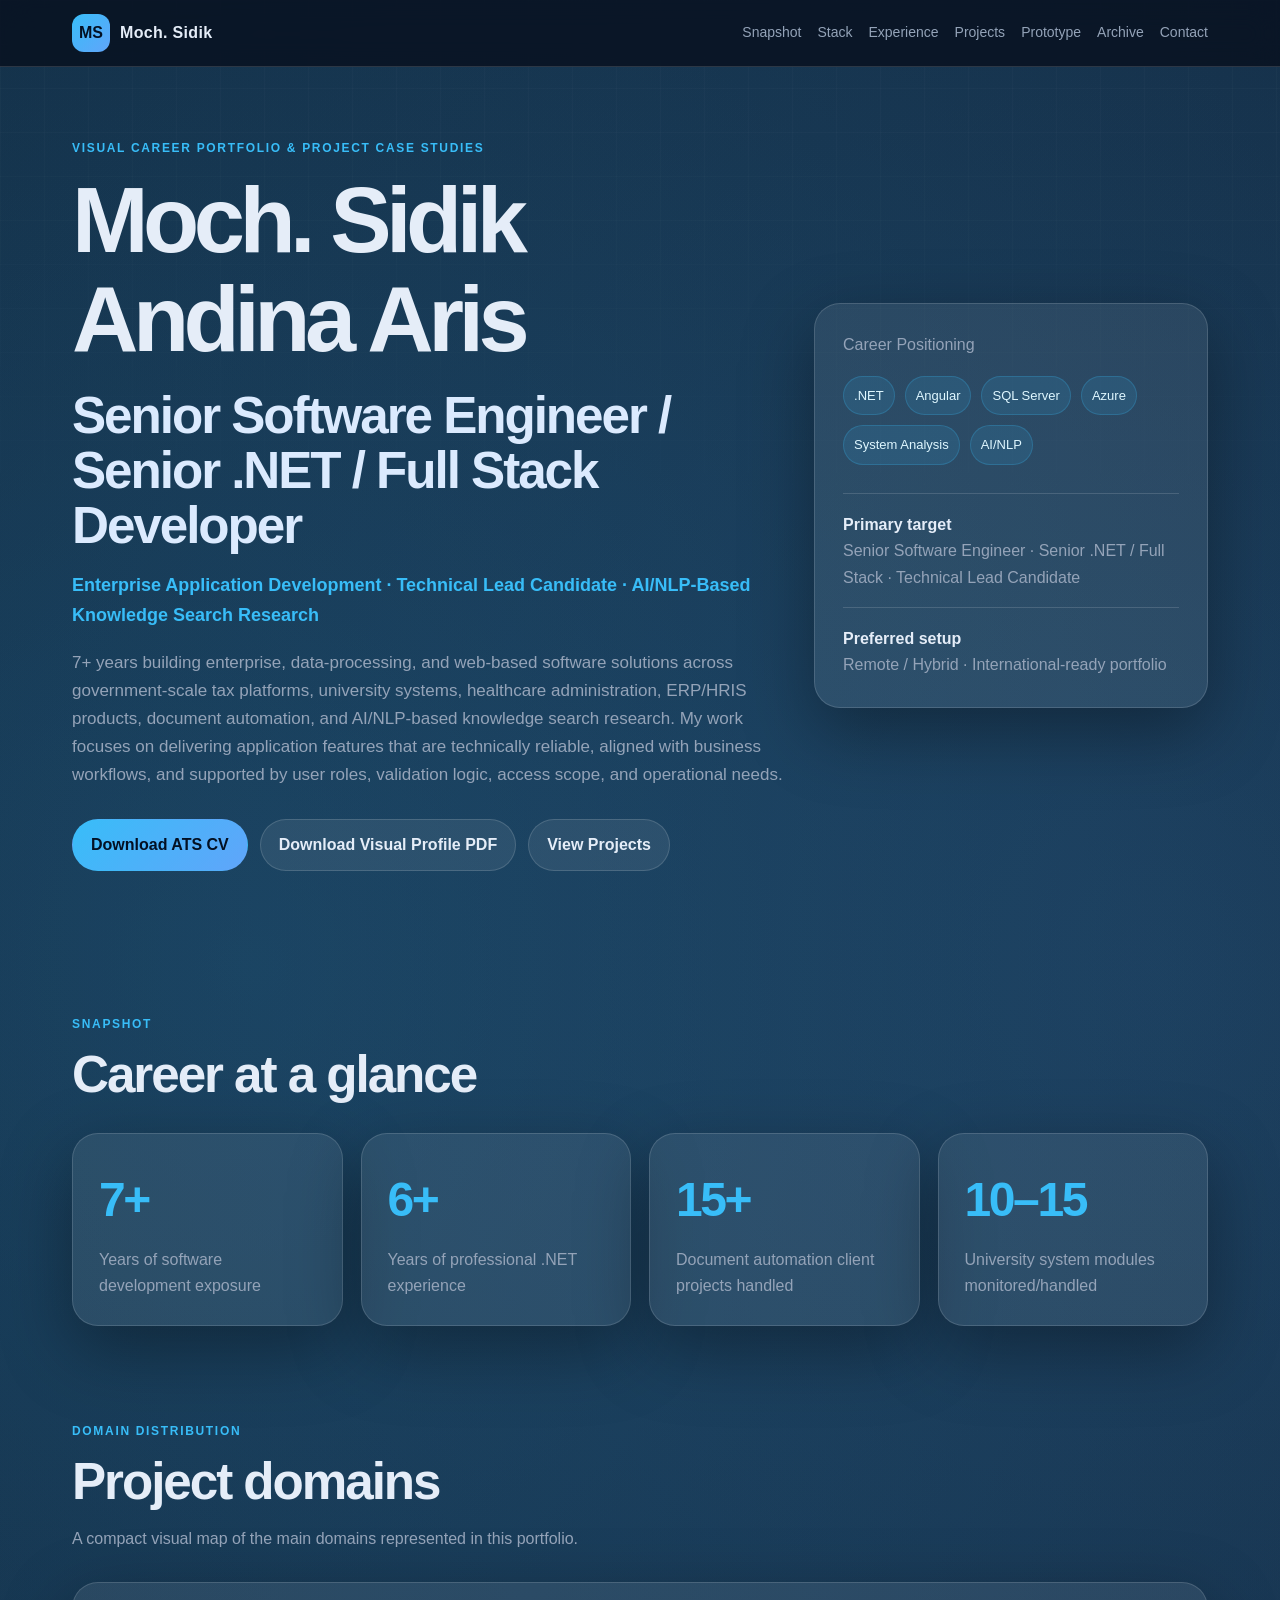
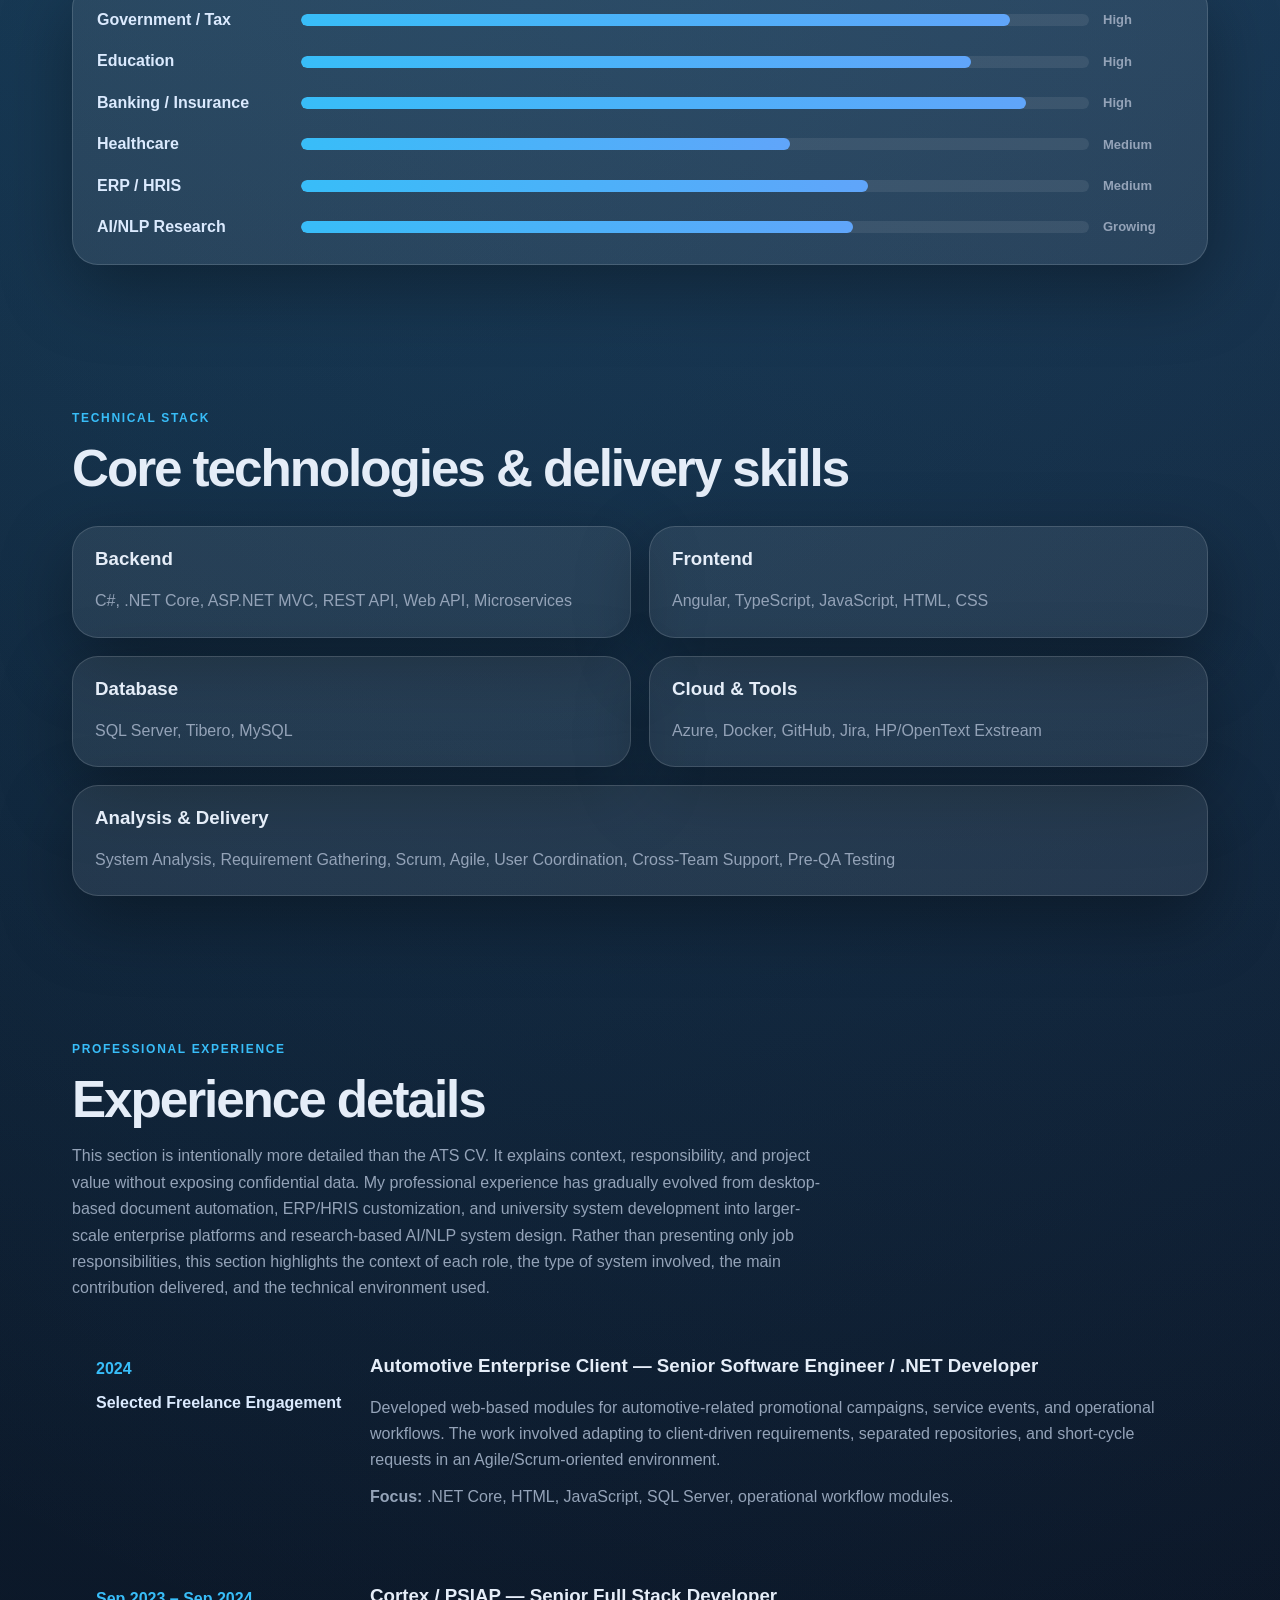
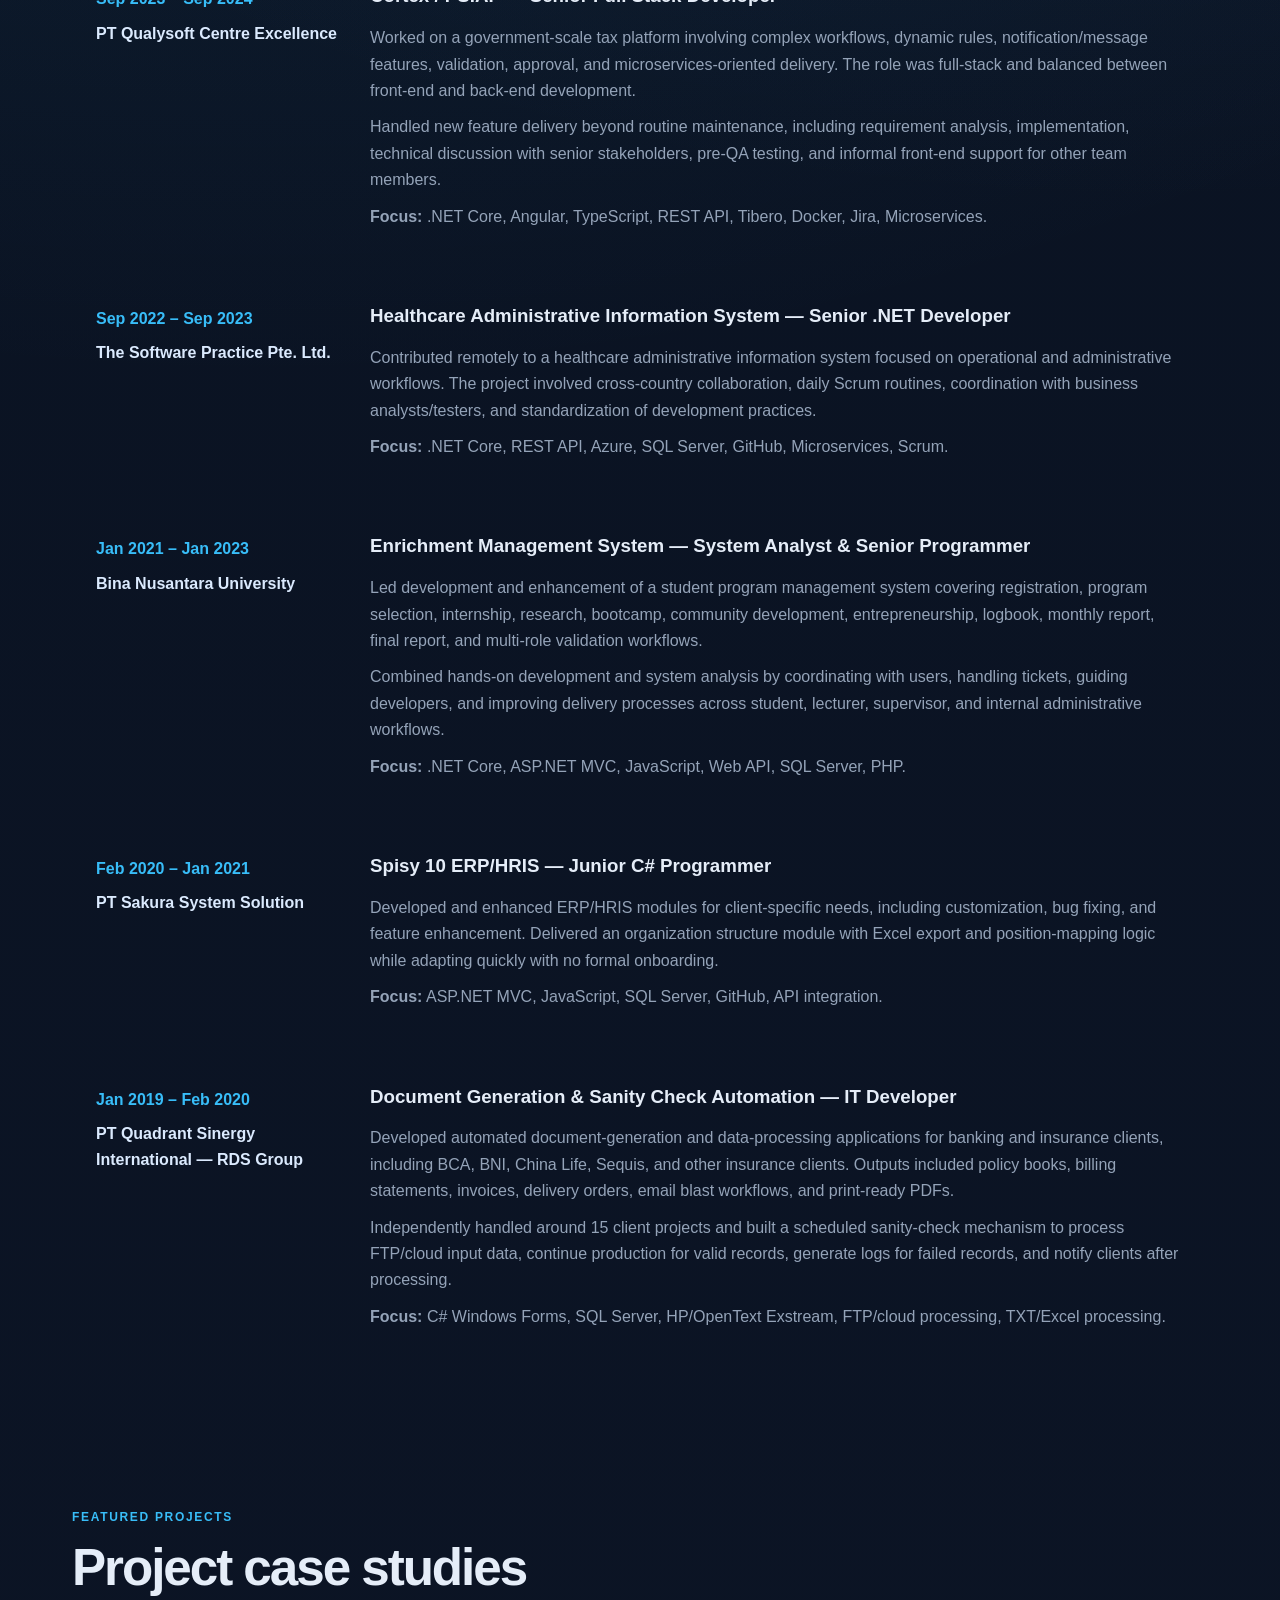
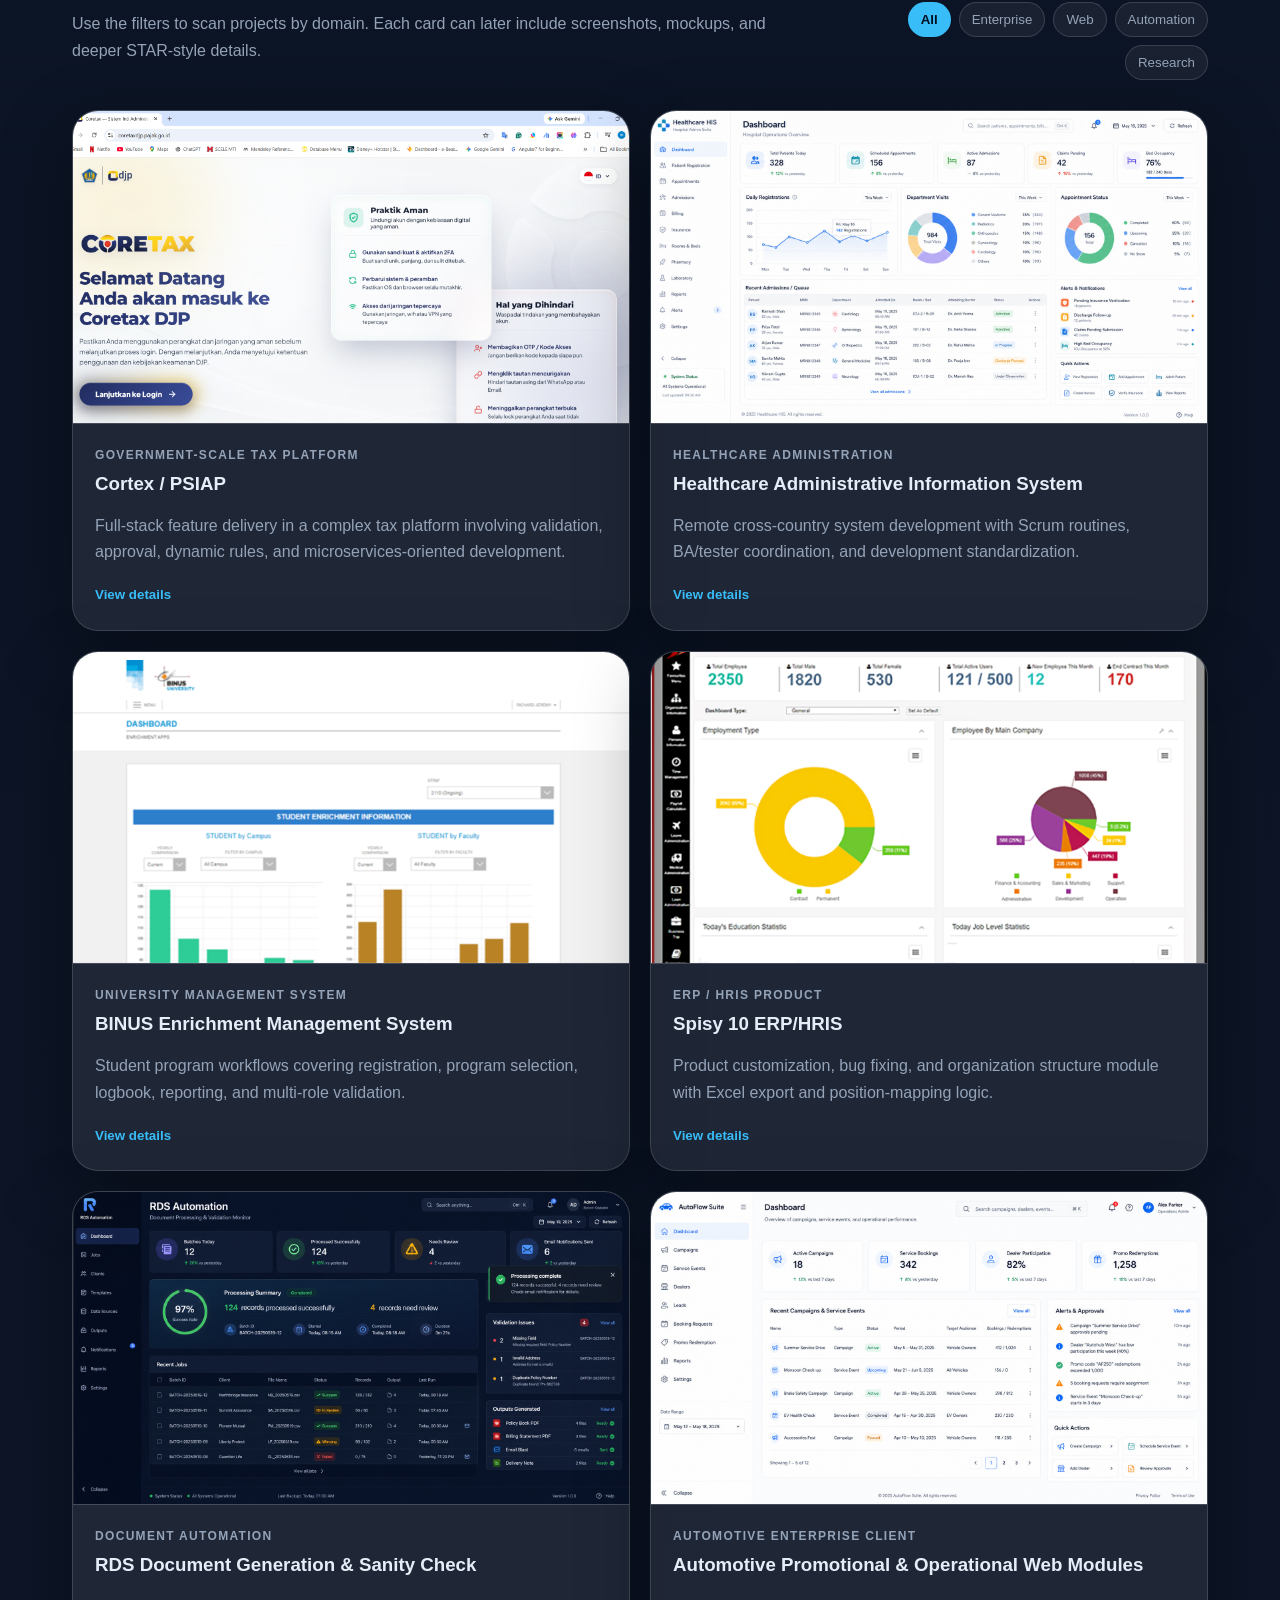
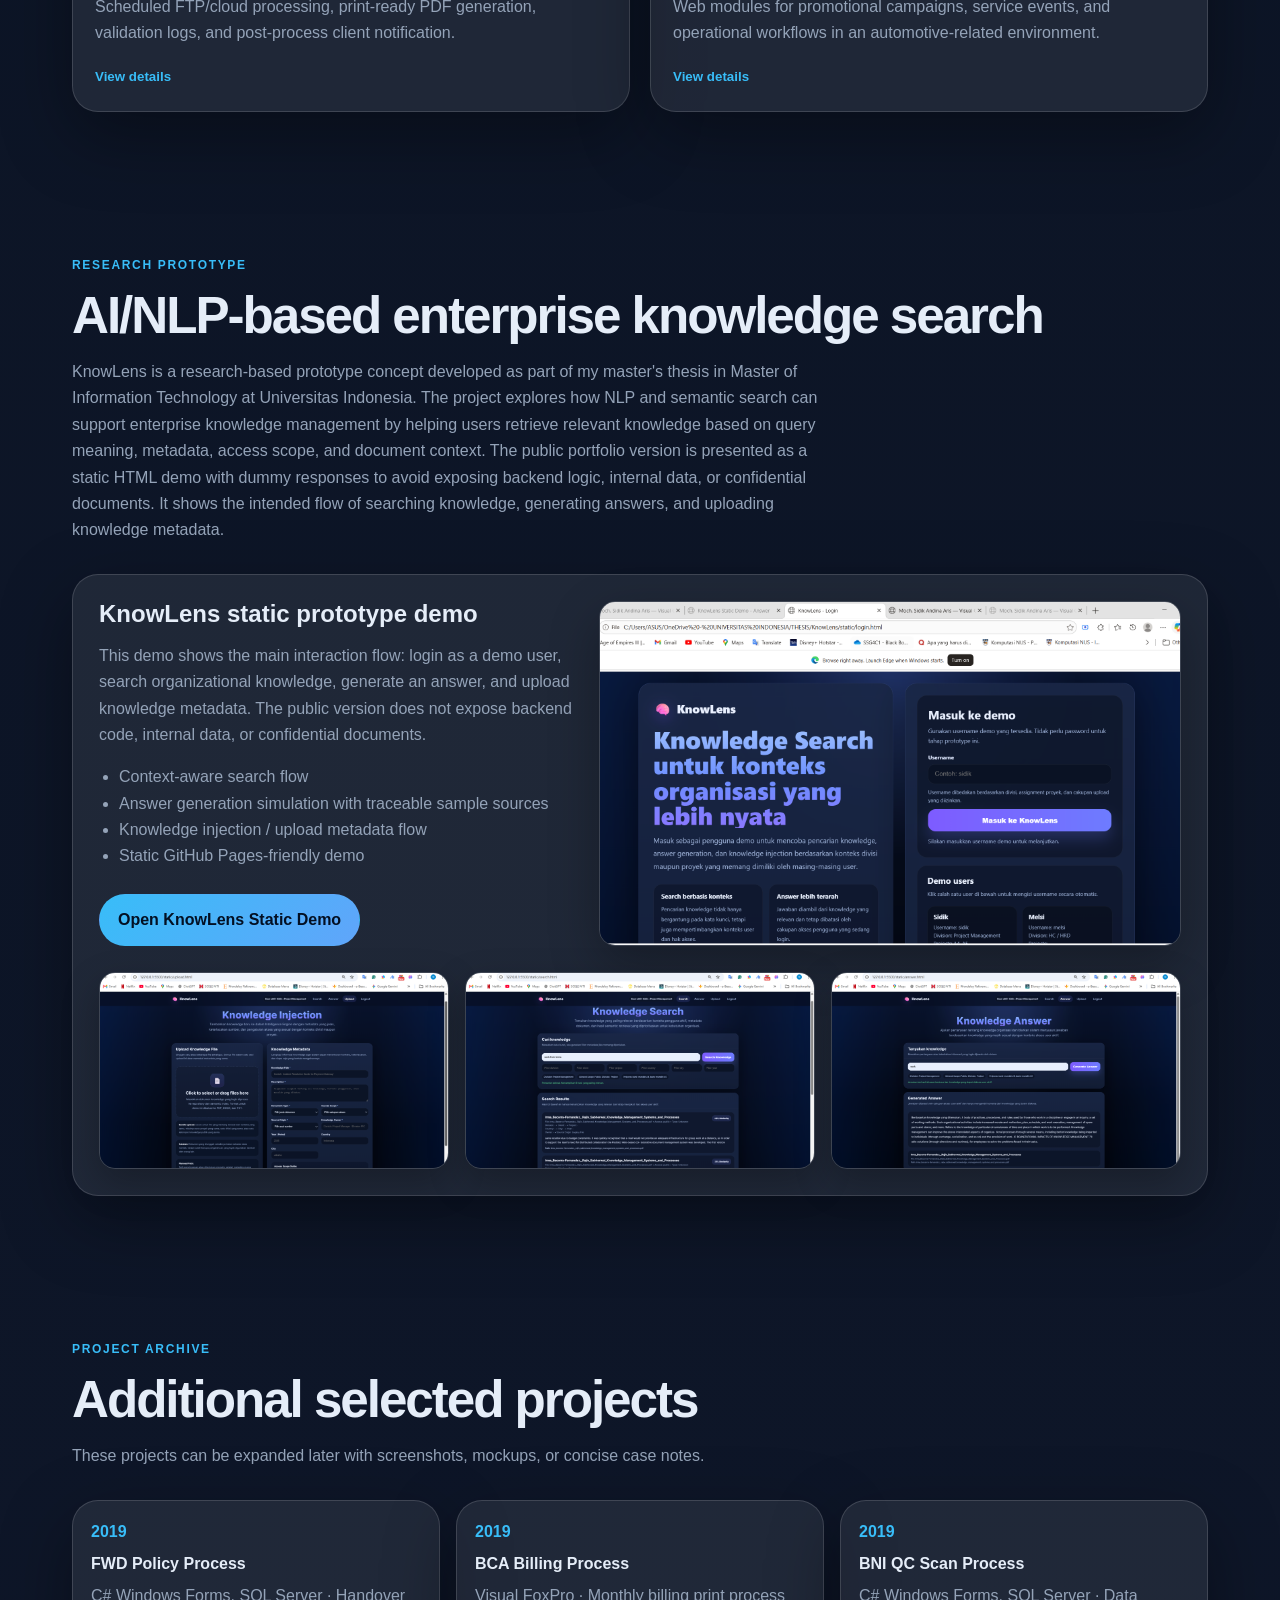
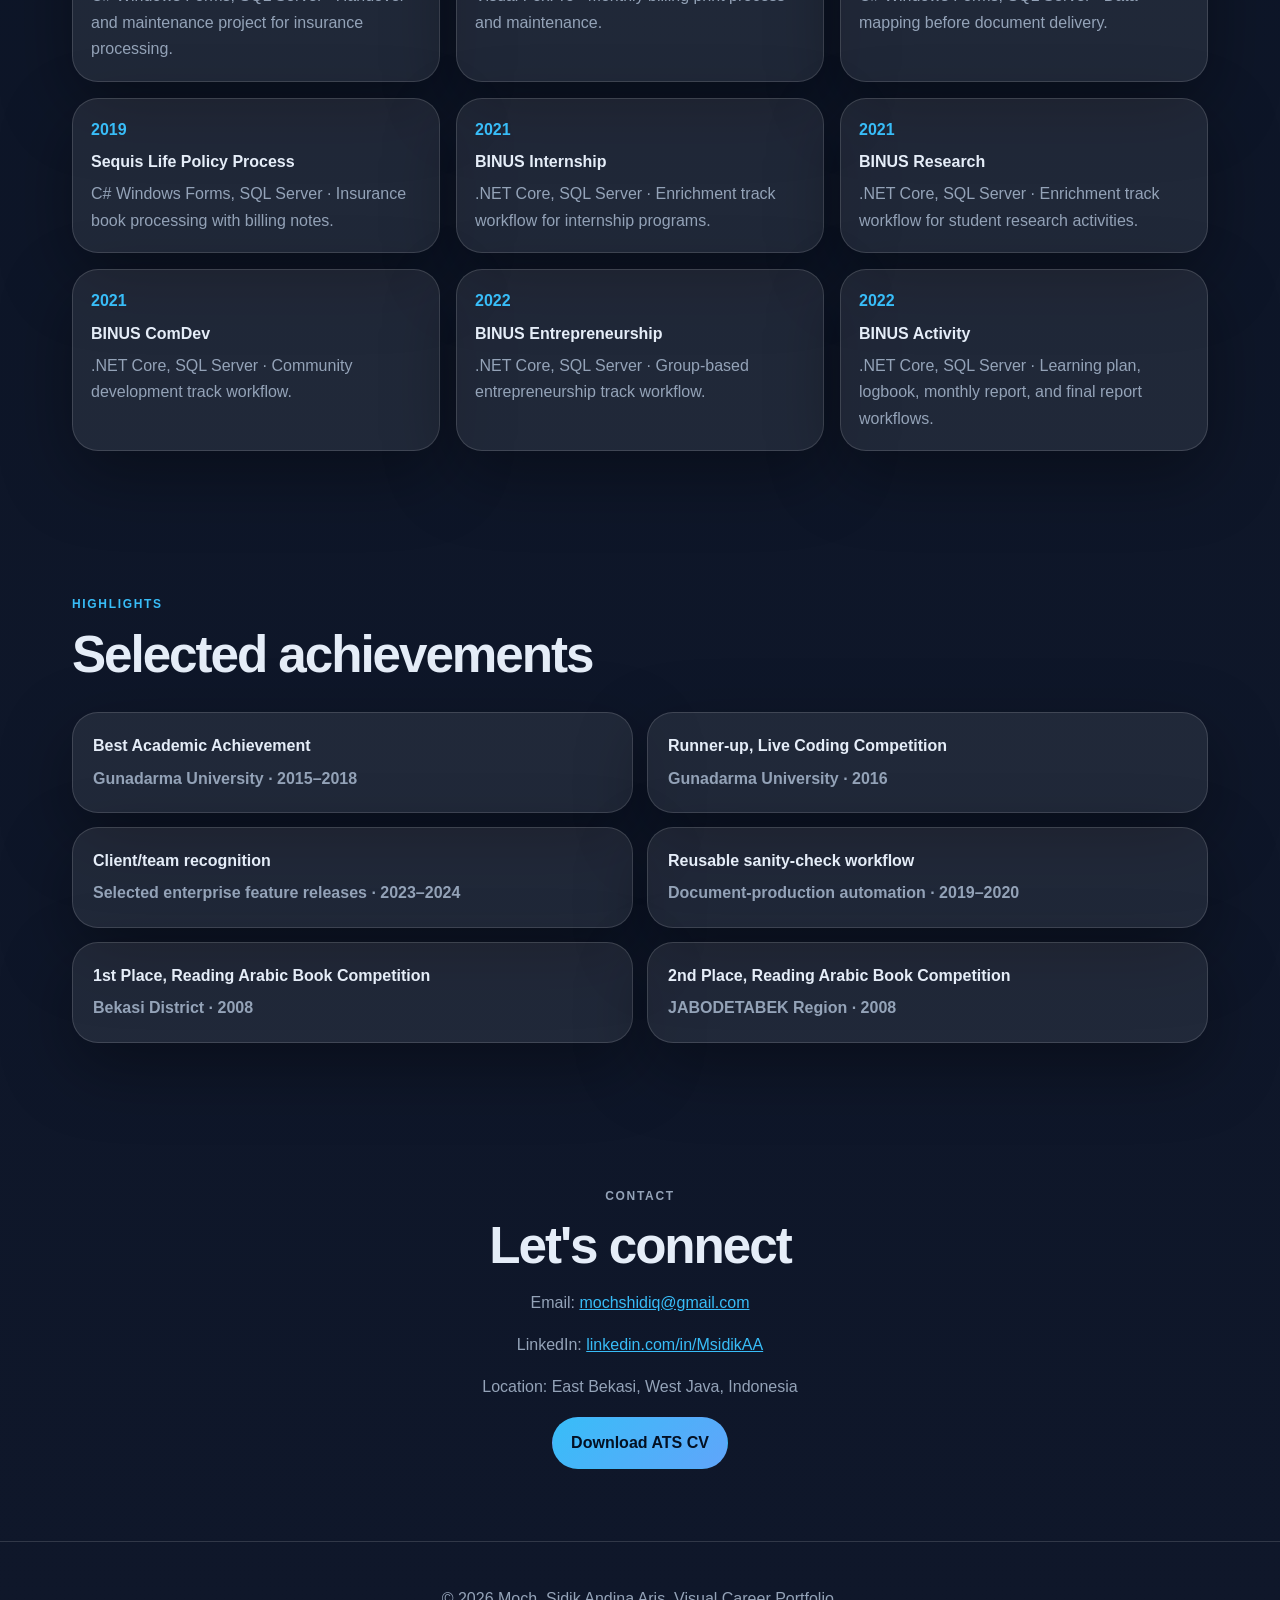
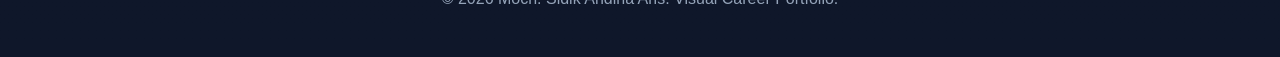
<file: index.html>
<!DOCTYPE html>
<html lang="en">
<head>
  <meta charset="UTF-8" />
  <meta name="viewport" content="width=device-width, initial-scale=1.0" />
  <title>Moch. Sidik Andina Aris — Visual Career Portfolio</title>
  <meta name="description" content="Visual career portfolio and project case studies of Moch. Sidik Andina Aris, Senior .NET / Full Stack Developer." />
  <link rel="stylesheet" href="styles.css" />
</head>
<body>
  <div class="page-glow"></div>

  <header class="site-header">
    <nav class="nav">
      <a href="#top" class="brand">
        <span class="brand-mark">MS</span>
        <span class="brand-text">Moch. Sidik</span>
      </a>
      <button class="nav-toggle" aria-label="Toggle navigation">☰</button>
      <div class="nav-links">
        <a href="#snapshot">Snapshot</a>
        <a href="#stack">Stack</a>
        <a href="#experience">Experience</a>
        <a href="#projects">Projects</a>
        <a href="#research-prototype">Prototype</a>
        <a href="#archive">Archive</a>
        <a href="#contact">Contact</a>
      </div>
    </nav>
  </header>

  <main id="top">
    <section class="hero section">
      <div class="hero-copy">
        <p class="eyebrow">Visual Career Portfolio & Project Case Studies</p>
        <h1>Moch. Sidik Andina Aris</h1>
        <h2>Senior Software Engineer / Senior .NET / Full Stack Developer</h2>
        <p class="hero-subtitle">
          Enterprise Application Development · Technical Lead Candidate · AI/NLP-Based Knowledge Search Research
        </p>
        <p class="hero-text">          
          7+ years building enterprise, data-processing, and web-based software solutions across government-scale tax platforms, 
          university systems, healthcare administration, ERP/HRIS products, document automation, and AI/NLP-based knowledge search research.
          My work focuses on delivering application features that are technically reliable, aligned with business workflows, 
          and supported by user roles, validation logic, access scope, and operational needs.

        </p>
        <div class="hero-actions">
          <a class="button primary" href="files/Moch_Sidik_ATS_CV.pdf" download>Download ATS CV</a>
          <a class="button secondary" href="files/Moch_Sidik_Visual_Career_Profile.pdf" download>Download Visual Profile PDF</a>
          <a class="button secondary" href="#projects">View Projects</a>
        </div>
      </div>

      <div class="hero-panel glass-card">
        <p class="panel-label">Career Positioning</p>
        <div class="role-stack">
          <span>.NET</span>
          <span>Angular</span>
          <span>SQL Server</span>
          <span>Azure</span>
          <span>System Analysis</span>
          <span>AI/NLP</span>
        </div>
        <div class="mini-stat">
          <strong>Primary target</strong>
          <span>Senior Software Engineer · Senior .NET / Full Stack · Technical Lead Candidate </span>
        </div>
        <div class="mini-stat">
          <strong>Preferred setup</strong>
          <span>Remote / Hybrid · International-ready portfolio</span>
        </div>
      </div>
    </section>

    <section id="snapshot" class="section">
      <div class="section-heading">
        <p class="eyebrow">Snapshot</p>
        <h2>Career at a glance</h2>
      </div>
      <div class="metrics-grid">
        <article class="metric-card">
          <span class="metric">7+</span>
          <p>Years of software development exposure</p>
        </article>
        <article class="metric-card">
          <span class="metric">6+</span>
          <p>Years of professional .NET experience</p>
        </article>
        <article class="metric-card">
          <span class="metric">15+</span>
          <p>Document automation client projects handled</p>
        </article>
        <article class="metric-card">
          <span class="metric">10–15</span>
          <p>University system modules monitored/handled</p>
        </article>
      </div>
    </section>

    <section class="section compact">
      <div class="section-heading">
        <p class="eyebrow">Domain Distribution</p>
        <h2>Project domains</h2>
        <p class="section-note">A compact visual map of the main domains represented in this portfolio.</p>
      </div>
      <div class="chart-card">
        <div class="bar-row"><span>Government / Tax</span><div class="bar-track"><div class="bar-fill" style="--w: 90%"></div></div><strong>High</strong></div>
        <div class="bar-row"><span>Education</span><div class="bar-track"><div class="bar-fill" style="--w: 85%"></div></div><strong>High</strong></div>
        <div class="bar-row"><span>Banking / Insurance</span><div class="bar-track"><div class="bar-fill" style="--w: 92%"></div></div><strong>High</strong></div>
        <div class="bar-row"><span>Healthcare</span><div class="bar-track"><div class="bar-fill" style="--w: 62%"></div></div><strong>Medium</strong></div>
        <div class="bar-row"><span>ERP / HRIS</span><div class="bar-track"><div class="bar-fill" style="--w: 72%"></div></div><strong>Medium</strong></div>
        <div class="bar-row"><span>AI/NLP Research</span><div class="bar-track"><div class="bar-fill" style="--w: 70%"></div></div><strong>Growing</strong></div>
      </div>
    </section>

    <section id="stack" class="section">
      <div class="section-heading">
        <p class="eyebrow">Technical Stack</p>
        <h2>Core technologies & delivery skills</h2>
      </div>
      <div class="stack-grid">
        <div class="stack-group">
          <h3>Backend</h3>
          <p>C#, .NET Core, ASP.NET MVC, REST API, Web API, Microservices</p>
        </div>
        <div class="stack-group">
          <h3>Frontend</h3>
          <p>Angular, TypeScript, JavaScript, HTML, CSS</p>
        </div>
        <div class="stack-group">
          <h3>Database</h3>
          <p>SQL Server, Tibero, MySQL</p>
        </div>
        <div class="stack-group">
          <h3>Cloud & Tools</h3>
          <p>Azure, Docker, GitHub, Jira, HP/OpenText Exstream</p>
        </div>
        <div class="stack-group wide">
          <h3>Analysis & Delivery</h3>
          <p>System Analysis, Requirement Gathering, Scrum, Agile, User Coordination, Cross-Team Support, Pre-QA Testing</p>
        </div>
      </div>
    </section>

    <section id="experience" class="section">
      <div class="section-heading">
        <p class="eyebrow">Professional Experience</p>
        <h2>Experience details</h2>
        <p class="section-note">This section is intentionally more detailed than the ATS CV. It explains context, responsibility, and project value without exposing confidential data.
          My professional experience has gradually evolved from desktop-based document automation, ERP/HRIS customization, and university system development into larger-scale enterprise platforms and research-based AI/NLP system design.
          Rather than presenting only job responsibilities, this section highlights the context of each role, the type of system involved, the main contribution delivered, and the technical environment used.
        </p>
      </div>
      <div class="experience-list">
        <article class="experience-card">
          <div class="experience-meta"><span>2024</span><strong>Selected Freelance Engagement</strong></div>
          <div class="experience-body">
            <h3>Automotive Enterprise Client — Senior Software Engineer / .NET Developer</h3>
            <p>Developed web-based modules for automotive-related promotional campaigns, service events, and operational workflows. The work involved adapting to client-driven requirements, separated repositories, and short-cycle requests in an Agile/Scrum-oriented environment.</p>
            <p><strong>Focus:</strong> .NET Core, HTML, JavaScript, SQL Server, operational workflow modules.</p>
          </div>
        </article>
        <article class="experience-card">
          <div class="experience-meta"><span>Sep 2023 – Sep 2024</span><strong>PT Qualysoft Centre Excellence</strong></div>
          <div class="experience-body">
            <h3>Cortex / PSIAP — Senior Full Stack Developer</h3>
            <p>Worked on a government-scale tax platform involving complex workflows, dynamic rules, notification/message features, validation, approval, and microservices-oriented delivery. The role was full-stack and balanced between front-end and back-end development.</p>
            <p>Handled new feature delivery beyond routine maintenance, including requirement analysis, implementation, technical discussion with senior stakeholders, pre-QA testing, and informal front-end support for other team members.</p>
            <p><strong>Focus:</strong> .NET Core, Angular, TypeScript, REST API, Tibero, Docker, Jira, Microservices.</p>
          </div>
        </article>
        <article class="experience-card">
          <div class="experience-meta"><span>Sep 2022 – Sep 2023</span><strong>The Software Practice Pte. Ltd.</strong></div>
          <div class="experience-body">
            <h3>Healthcare Administrative Information System — Senior .NET Developer</h3>
            <p>Contributed remotely to a healthcare administrative information system focused on operational and administrative workflows. The project involved cross-country collaboration, daily Scrum routines, coordination with business analysts/testers, and standardization of development practices.</p>
            <p><strong>Focus:</strong> .NET Core, REST API, Azure, SQL Server, GitHub, Microservices, Scrum.</p>
          </div>
        </article>
        <article class="experience-card">
          <div class="experience-meta"><span>Jan 2021 – Jan 2023</span><strong>Bina Nusantara University</strong></div>
          <div class="experience-body">
            <h3>Enrichment Management System — System Analyst & Senior Programmer</h3>
            <p>Led development and enhancement of a student program management system covering registration, program selection, internship, research, bootcamp, community development, entrepreneurship, logbook, monthly report, final report, and multi-role validation workflows.</p>
            <p>Combined hands-on development and system analysis by coordinating with users, handling tickets, guiding developers, and improving delivery processes across student, lecturer, supervisor, and internal administrative workflows.</p>
            <p><strong>Focus:</strong> .NET Core, ASP.NET MVC, JavaScript, Web API, SQL Server, PHP.</p>
          </div>
        </article>
        <article class="experience-card">
          <div class="experience-meta"><span>Feb 2020 – Jan 2021</span><strong>PT Sakura System Solution</strong></div>
          <div class="experience-body">
            <h3>Spisy 10 ERP/HRIS — Junior C# Programmer</h3>
            <p>Developed and enhanced ERP/HRIS modules for client-specific needs, including customization, bug fixing, and feature enhancement. Delivered an organization structure module with Excel export and position-mapping logic while adapting quickly with no formal onboarding.</p>
            <p><strong>Focus:</strong> ASP.NET MVC, JavaScript, SQL Server, GitHub, API integration.</p>
          </div>
        </article>
        <article class="experience-card">
          <div class="experience-meta"><span>Jan 2019 – Feb 2020</span><strong>PT Quadrant Sinergy International — RDS Group</strong></div>
          <div class="experience-body">
            <h3>Document Generation & Sanity Check Automation — IT Developer</h3>
            <p>Developed automated document-generation and data-processing applications for banking and insurance clients, including BCA, BNI, China Life, Sequis, and other insurance clients. Outputs included policy books, billing statements, invoices, delivery orders, email blast workflows, and print-ready PDFs.</p>
            <p>Independently handled around 15 client projects and built a scheduled sanity-check mechanism to process FTP/cloud input data, continue production for valid records, generate logs for failed records, and notify clients after processing.</p>
            <p><strong>Focus:</strong> C# Windows Forms, SQL Server, HP/OpenText Exstream, FTP/cloud processing, TXT/Excel processing.</p>
          </div>
        </article>
      </div>
    </section>

    <section id="projects" class="section">
      <div class="section-heading with-actions">
        <div>
          <p class="eyebrow">Featured Projects</p>
          <h2>Project case studies</h2>
          <p class="section-note">Use the filters to scan projects by domain. Each card can later include screenshots, mockups, and deeper STAR-style details.</p>
        </div>
        <div class="filters" role="group" aria-label="Project filters">
          <button class="filter active" data-filter="all">All</button>
          <button class="filter" data-filter="enterprise">Enterprise</button>
          <button class="filter" data-filter="web">Web</button>
          <button class="filter" data-filter="automation">Automation</button>
          <button class="filter" data-filter="research">Research</button>
        </div>
      </div>

      <div class="project-grid">
        <article class="project-card" data-category="enterprise web">
          <img src="assets/img/projects/cortex-psiap-1.png" alt="Cortex / PSIAP public landing screenshot" />
          <div class="project-content">
            <p class="tag">Government-Scale Tax Platform</p>
            <h3>Cortex / PSIAP</h3>
            <p>Full-stack feature delivery in a complex tax platform involving validation, approval, dynamic rules, and microservices-oriented development.</p>
            <button class="text-button" data-modal="cortex">View details</button>
          </div>
        </article>

        <article class="project-card" data-category="enterprise web">
          <img src="assets/img/projects/healthcare-his-real.png" alt="Healthcare HIS administrative dashboard mockup" />
          <div class="project-content">
            <p class="tag">Healthcare Administration</p>
            <h3>Healthcare Administrative Information System</h3>
            <p>Remote cross-country system development with Scrum routines, BA/tester coordination, and development standardization.</p>
            <button class="text-button" data-modal="his">View details</button>
          </div>
        </article>

        <article class="project-card" data-category="enterprise web">
          <img src="assets/img/projects/binus-enrichment-real.png" alt="BINUS Enrichment dashboard screenshot" />
          <div class="project-content">
            <p class="tag">University Management System</p>
            <h3>BINUS Enrichment Management System</h3>
            <p>Student program workflows covering registration, program selection, logbook, reporting, and multi-role validation.</p>
            <button class="text-button" data-modal="binus">View details</button>
          </div>
        </article>

        <article class="project-card" data-category="enterprise web">
          <img src="assets/img/projects/spisy10-real.png" alt="Spisy 10 ERP HRIS dashboard screenshot" />
          <div class="project-content">
            <p class="tag">ERP / HRIS Product</p>
            <h3>Spisy 10 ERP/HRIS</h3>
            <p>Product customization, bug fixing, and organization structure module with Excel export and position-mapping logic.</p>
            <button class="text-button" data-modal="spisy">View details</button>
          </div>
        </article>

        <article class="project-card" data-category="automation enterprise">
          <img src="assets/img/projects/rds-automation-real.png" alt="RDS Automation validation monitor mockup" />
          <div class="project-content">
            <p class="tag">Document Automation</p>
            <h3>RDS Document Generation & Sanity Check</h3>
            <p>Scheduled FTP/cloud processing, print-ready PDF generation, validation logs, and post-process client notification.</p>
            <button class="text-button" data-modal="rds">View details</button>
          </div>
        </article>

        <article class="project-card" data-category="web enterprise">
          <img src="assets/img/projects/automotive-modules-real.png" alt="Automotive modules simplified dashboard mockup" />
          <div class="project-content">
            <p class="tag">Automotive Enterprise Client</p>
            <h3>Automotive Promotional & Operational Web Modules</h3>
            <p>Web modules for promotional campaigns, service events, and operational workflows in an automotive-related environment.</p>
            <button class="text-button" data-modal="auto">View details</button>
          </div>
        </article>            
      </div>
    </section>    


    <section id="research-prototype" class="section">
      <div class="section-heading">
        <p class="eyebrow">Research Prototype</p>
        <h2>AI/NLP-based enterprise knowledge search</h2>
        <p class="section-note">
          KnowLens is a research-based prototype concept developed as part of my master's thesis in Master of Information Technology at Universitas Indonesia. 
          The project explores how NLP and semantic search can support enterprise knowledge management by helping users retrieve relevant knowledge based on query meaning, 
          metadata, access scope, and document context.
          The public portfolio version is presented as a static HTML demo with dummy responses to avoid exposing backend logic, internal data, or confidential documents. 
          It shows the intended flow of searching knowledge, generating answers, and uploading knowledge metadata.          
        </p>
      </div>
      <div class="prototype-panel prototype-panel-v2">
        <div class="prototype-copy">
          <h3>KnowLens static prototype demo</h3>
          <p>
            This demo shows the main interaction flow: login as a demo user, search organizational knowledge,
            generate an answer, and upload knowledge metadata. The public version does not expose backend code,
            internal data, or confidential documents.
          </p>
          <ul class="check-list">
            <li>Context-aware search flow</li>
            <li>Answer generation simulation with traceable sample sources</li>
            <li>Knowledge injection / upload metadata flow</li>
            <li>Static GitHub Pages-friendly demo</li>
          </ul>
          <a class="button primary" href="knowlens/login.html" target="_blank" rel="noopener">
            Open KnowLens Static Demo
          </a>
        </div>
      
        <div class="prototype-main-shot">
          <img src="assets/img/projects/ai-nlp-prototype-real.png" alt="AI NLP prototype main preview" />
        </div>
      
        <div class="prototype-shot-row">
          <img src="assets/img/prototype/knowlens-screen-1.png" alt="KnowLens prototype screenshot 1" />
          <img src="assets/img/prototype/knowlens-screen-2.png" alt="KnowLens prototype screenshot 2" />
          <img src="assets/img/prototype/knowlens-screen-3.png" alt="KnowLens prototype screenshot 3" />
        </div>
      </div>
    </section>

    <section id="archive" class="section">
      <div class="section-heading">
        <p class="eyebrow">Project Archive</p>
        <h2>Additional selected projects</h2>
        <p class="section-note">These projects can be expanded later with screenshots, mockups, or concise case notes.</p>
      </div>
      <div class="archive-grid">
        <article><span>2019</span><strong>China Life Policy Process</strong><p>C# Windows Forms, SQL Server · Insurance policy book and billing note processing.</p></article>
        <article><span>2019</span><strong>FWD Policy Process</strong><p>C# Windows Forms, SQL Server · Handover and maintenance project for insurance processing.</p></article>
        <article><span>2019</span><strong>BCA Billing Process</strong><p>Visual FoxPro · Monthly billing print process and maintenance.</p></article>
        <article><span>2019</span><strong>BNI QC Scan Process</strong><p>C# Windows Forms, SQL Server · Data mapping before document delivery.</p></article>
        <article><span>2019</span><strong>Sequis Life Policy Process</strong><p>C# Windows Forms, SQL Server · Insurance book processing with billing notes.</p></article>
        <article><span>2021</span><strong>BINUS Internship</strong><p>.NET Core, SQL Server · Enrichment track workflow for internship programs.</p></article>
        <article><span>2021</span><strong>BINUS Research</strong><p>.NET Core, SQL Server · Enrichment track workflow for student research activities.</p></article>
        <article><span>2021</span><strong>BINUS ComDev</strong><p>.NET Core, SQL Server · Community development track workflow.</p></article>
        <article><span>2022</span><strong>BINUS Entrepreneurship</strong><p>.NET Core, SQL Server · Group-based entrepreneurship track workflow.</p></article>
        <article><span>2022</span><strong>BINUS Activity</strong><p>.NET Core, SQL Server · Learning plan, logbook, monthly report, and final report workflows.</p></article>
      </div>
    </section>

    <section class="section">
      <div class="section-heading">
        <p class="eyebrow">Highlights</p>
        <h2>Selected achievements</h2>
      </div>
      <div class="highlight-grid">
        <article><strong>Best Academic Achievement</strong><span>Gunadarma University · 2015–2018</span></article>
        <article><strong>Runner-up, Live Coding Competition</strong><span>Gunadarma University · 2016</span></article>
        <article><strong>Client/team recognition</strong><span>Selected enterprise feature releases · 2023–2024</span></article>
        <article><strong>Reusable sanity-check workflow</strong><span>Document-production automation · 2019–2020</span></article>
        <article><strong>1st Place, Reading Arabic Book Competition</strong><span>Bekasi District · 2008</span></article>
        <article><strong>2nd Place, Reading Arabic Book Competition</strong><span>JABODETABEK Region · 2008</span></article>
      </div>
    </section>

    <section id="contact" class="section contact-section">
      <p class="eyebrow">Contact</p>
      <h2>Let's connect</h2>
      <p>Email: <a href="mailto:mochshidiq@gmail.com">mochshidiq@gmail.com</a></p>
      <p>LinkedIn: <a href="https://linkedin.com/in/MsidikAA" target="_blank" rel="noopener">linkedin.com/in/MsidikAA</a></p>
      <p>Location: East Bekasi, West Java, Indonesia</p>
      <a class="button primary" href="assets/Moch-Sidik-CV.pdf" download>Download ATS CV</a>
    </section>
  </main>

  <dialog class="modal" id="projectModal">
    <div class="modal-content">
      <button class="modal-close" aria-label="Close modal">×</button>
      <p class="eyebrow modal-domain"></p>
      <h2 class="modal-title"></h2>
      <p class="modal-body"></p>
      <div class="modal-grid">
        <div><strong>Contribution</strong><p class="modal-contribution"></p></div>
        <div><strong>Tech stack</strong><p class="modal-tech"></p></div>
      </div>
      <div class="modal-gallery">
        <img class="modal-image-one" src="assets/img/projects/cortex-psiap.svg" alt="Project visual placeholder 1" />
        <img class="modal-image-two" src="assets/img/projects/cortex-psiap.svg" alt="Project visual placeholder 2" />
      </div>
    </div>
  </dialog>

  <footer class="footer">
    <p>© 2026 Moch. Sidik Andina Aris. Visual Career Portfolio.</p>
  </footer>

  <script src="script.js"></script>
</body>
</html>
</file>
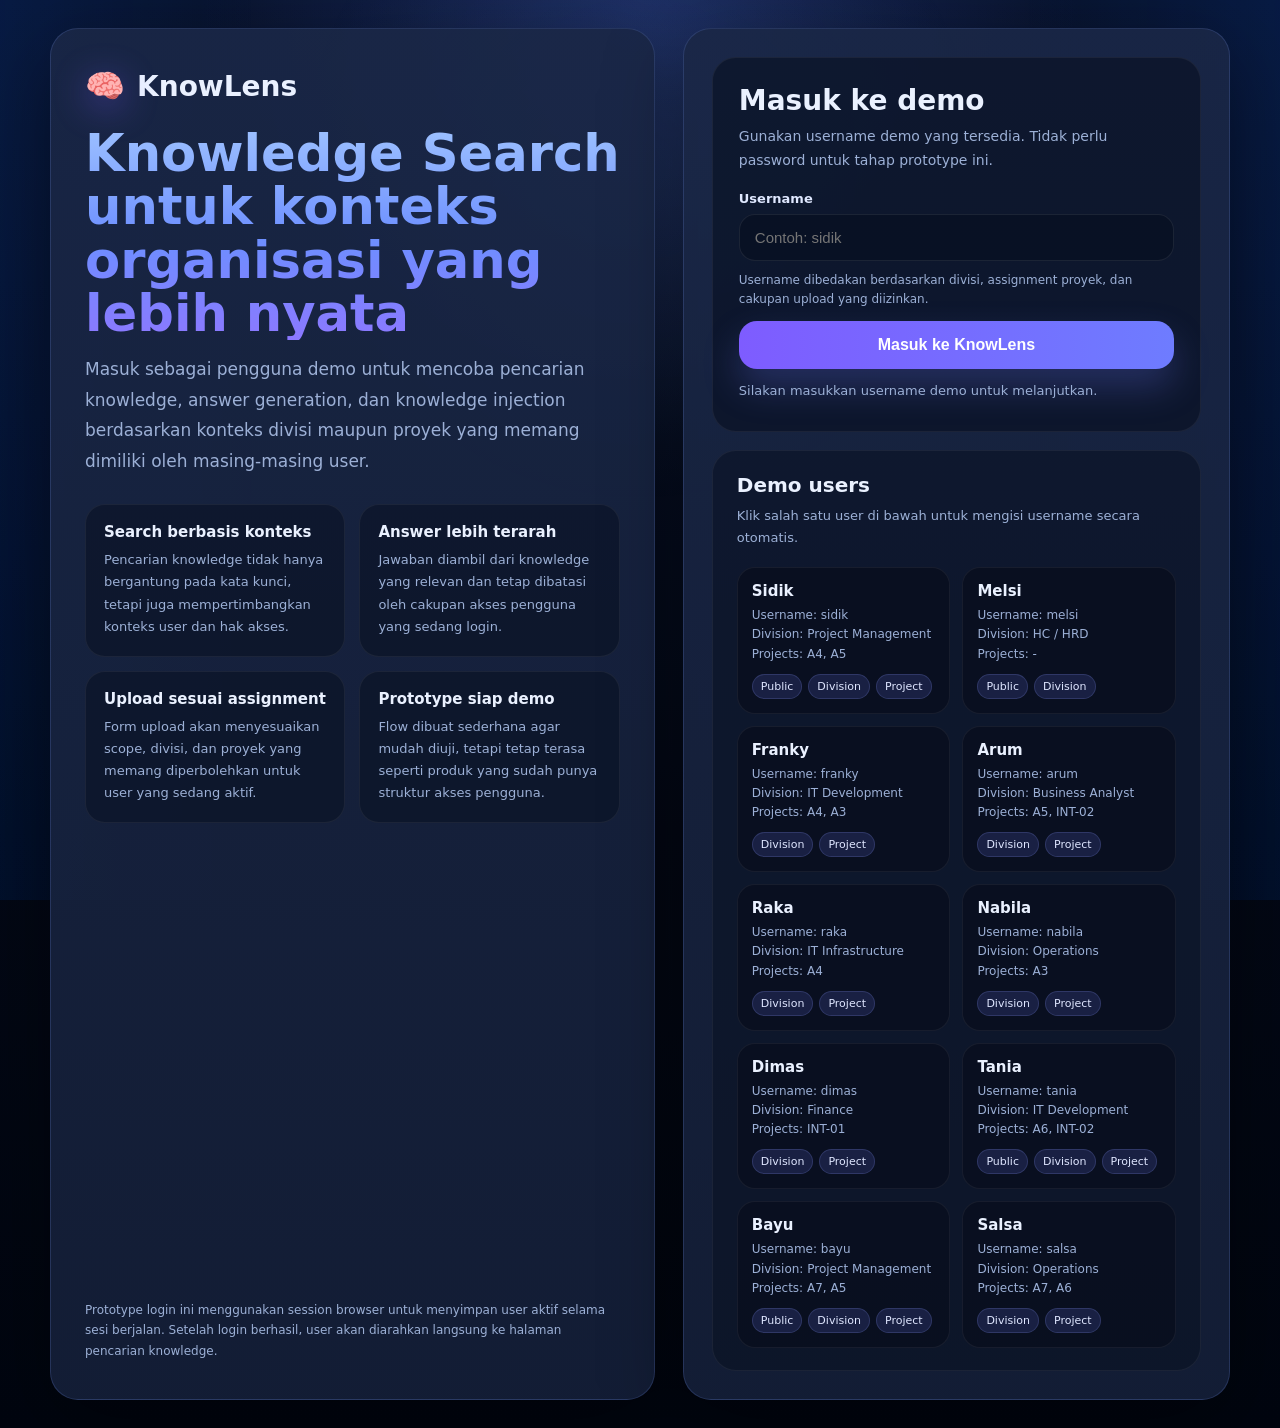
<file: knowlens/answer.html>
<!DOCTYPE html>
<html lang="id">
<head>
  <meta charset="UTF-8" />
  <meta name="viewport" content="width=device-width, initial-scale=1.0" />
  <title>KnowLens Static Demo - Answer</title>
  <style>
    :root {
      --text: #eaf1ff;
      --muted: #9cb0d6;
      --primary: #6e7cff;
      --primary-2: #7e5cff;
      --success: #57d18d;
      --danger: #ff7f9f;
      --line: rgba(122, 153, 255, 0.18);
      --shadow: 0 24px 80px rgba(0, 0, 0, 0.38);
      --radius: 24px;
    }

    * { box-sizing: border-box; }

    html, body {
      margin: 0;
      padding: 0;
      min-height: 100%;
      font-family: Inter, ui-sans-serif, system-ui, -apple-system, BlinkMacSystemFont, "Segoe UI", sans-serif;
      color: var(--text);
      background:
        radial-gradient(circle at top center, rgba(82, 116, 255, 0.22), transparent 28%),
        linear-gradient(180deg, #09142f 0%, #030815 58%, #01050f 100%);
    }

    body::before {
      content: "";
      position: fixed;
      inset: 0;
      z-index: 0;
      pointer-events: none;
      background:
        linear-gradient(90deg, rgba(0, 92, 255, 0.10), transparent 20%, transparent 80%, rgba(0, 92, 255, 0.10)),
        radial-gradient(circle at 50% 18%, rgba(125, 176, 255, 0.10), transparent 35%);
    }

    .navbar {
      position: sticky;
      top: 0;
      z-index: 10;
      backdrop-filter: blur(16px);
      background: rgba(6, 14, 34, 0.78);
      border-bottom: 1px solid rgba(255,255,255,0.05);
    }

    .nav-inner {
      max-width: 1240px;
      margin: 0 auto;
      padding: 22px 28px;
      display: flex;
      align-items: center;
      justify-content: space-between;
      gap: 16px;
      flex-wrap: wrap;
    }

    .brand {
      display: flex;
      align-items: center;
      gap: 12px;
      font-size: 20px;
      font-weight: 800;
    }

    .brand .icon {
      font-size: 26px;
      filter: drop-shadow(0 8px 18px rgba(126, 92, 255, 0.45));
    }

    .nav-right {
      display: flex;
      align-items: center;
      gap: 12px;
      flex-wrap: wrap;
    }

    .nav-links {
      display: flex;
      align-items: center;
      gap: 10px;
      flex-wrap: wrap;
    }

    .nav-links a,
    .logout-link {
      text-decoration: none;
      color: var(--muted);
      font-weight: 600;
      padding: 10px 14px;
      border-radius: 999px;
      transition: 0.2s ease;
    }

    .nav-links a:hover,
    .nav-links a.active,
    .logout-link:hover {
      color: #fff;
      background: rgba(110, 124, 255, 0.14);
    }

    .user-chip {
      padding: 9px 12px;
      border-radius: 999px;
      background: rgba(10, 18, 36, 0.72);
      border: 1px solid rgba(255,255,255,0.08);
      color: #dfe8ff;
      font-size: 13px;
      font-weight: 600;
    }

    .page {
      position: relative;
      z-index: 1;
      max-width: 1240px;
      margin: 0 auto;
      padding: 56px 28px 72px;
    }

    .hero {
      text-align: center;
      margin-bottom: 28px;
    }

    .hero h1 {
      margin: 0 0 10px;
      font-size: clamp(34px, 4vw, 58px);
      line-height: 1.04;
      font-weight: 800;
      background: linear-gradient(180deg, #9dc1ff 0%, #6d8fff 52%, #8b78ff 100%);
      -webkit-background-clip: text;
      -webkit-text-fill-color: transparent;
      background-clip: text;
    }

    .hero p {
      margin: 0 auto;
      max-width: 760px;
      color: var(--muted);
      font-size: 18px;
      line-height: 1.7;
    }

    .panel {
      background: linear-gradient(180deg, rgba(26, 39, 70, 0.92) 0%, rgba(20, 31, 56, 0.92) 100%);
      border: 1px solid var(--line);
      border-radius: var(--radius);
      box-shadow: var(--shadow);
      overflow: hidden;
    }

    .panel + .panel {
      margin-top: 22px;
    }

    .panel-head {
      padding: 22px 24px 12px;
      border-bottom: 1px solid rgba(255,255,255,0.05);
    }

    .panel-head h2 {
      margin: 0;
      font-size: 22px;
      font-weight: 700;
    }

    .panel-head p {
      margin: 8px 0 0;
      color: var(--muted);
      line-height: 1.6;
      font-size: 14px;
    }

    .panel-body {
      padding: 22px 24px 24px;
    }

    .ask-row {
      display: grid;
      grid-template-columns: 1fr auto;
      gap: 12px;
      align-items: center;
    }

    .input {
      width: 100%;
      border: 1px solid rgba(255,255,255,0.08);
      outline: none;
      color: var(--text);
      background: rgba(9, 17, 35, 0.86);
      border-radius: 16px;
      padding: 14px 14px;
      font-size: 14px;
      transition: 0.2s ease;
    }

    .input:focus {
      border-color: rgba(125, 176, 255, 0.42);
      box-shadow: 0 0 0 4px rgba(110, 124, 255, 0.10);
    }

    .btn {
      border: 0;
      border-radius: 18px;
      padding: 16px 18px;
      font-size: 15px;
      font-weight: 800;
      color: white;
      cursor: pointer;
      background: linear-gradient(90deg, var(--primary-2), var(--primary));
      box-shadow: 0 18px 36px rgba(110, 124, 255, 0.25);
      transition: 0.2s ease;
      min-width: 160px;
    }

    .btn:hover {
      transform: translateY(-1px);
      box-shadow: 0 22px 40px rgba(110, 124, 255, 0.3);
    }

    .meta-row {
      margin-top: 14px;
      display: flex;
      gap: 10px;
      flex-wrap: wrap;
    }

    .pill {
      padding: 7px 11px;
      border-radius: 999px;
      background: rgba(10, 18, 36, 0.72);
      border: 1px solid rgba(255,255,255,0.08);
      color: var(--muted);
      font-size: 12px;
      font-weight: 600;
    }

    .status {
      margin-top: 12px;
      min-height: 20px;
      color: var(--muted);
      font-size: 13px;
    }

    .status.error { color: var(--danger); }
    .status.success { color: var(--success); }

    .answer-box {
      padding: 20px;
      border-radius: 20px;
      background: rgba(10, 18, 36, 0.66);
      border: 1px solid rgba(255,255,255,0.06);
      min-height: 180px;
      white-space: pre-line;
      line-height: 1.9;
      color: #e7efff;
      font-size: 15px;
    }

    .empty-state {
      text-align: center;
      color: var(--muted);
      padding: 28px 14px;
      line-height: 1.8;
    }

    .source-list {
      margin-top: 18px;
      display: grid;
      gap: 12px;
    }

    .source-item {
      padding: 14px 16px;
      border-radius: 18px;
      background: rgba(10, 18, 36, 0.72);
      border: 1px solid rgba(255,255,255,0.06);
    }

    .source-title {
      display: block;
      margin-bottom: 6px;
      font-size: 14px;
      font-weight: 700;
      color: #f0f5ff;
    }

    .source-sub {
      color: var(--muted);
      font-size: 12px;
      line-height: 1.7;
      word-break: break-all;
    }

    @media (max-width: 760px) {
      .page {
        padding: 42px 16px 48px;
      }

      .nav-inner {
        padding: 18px 16px;
      }

      .ask-row {
        grid-template-columns: 1fr;
      }

      .btn {
        width: 100%;
      }
    }
  </style>
</head>
<body>

<script>
/* Static demo adapter for GitHub Pages. Backend calls are replaced with dummy responses. */
(function () {
  const originalFetch = window.fetch ? window.fetch.bind(window) : null;

  const mockResults = [
    {
      title: "Project Handover Knowledge",
      source: "project-handover-guideline.pdf",
      access_level: "project",
      document_type: "Project Document",
      division: "Project Management",
      client: "bank-mandiri",
      project: "A5",
      country: "Indonesia",
      city: "Jakarta",
      year: "2026",
      owner: "Project Manager",
      source_origin: "Project Archive",
      relative_path: "knowledge/project/bank-mandiri/A5/project-handover-guideline.pdf",
      final_score: 0.91,
      snippet: "[Static demo] This document explains project handover context, onboarding checklist, known issues, ownership, and validated operational knowledge for a new team member."
    },
    {
      title: "Incident Resolution Guide",
      source: "incident-resolution-payment-gateway.pdf",
      access_level: "division",
      document_type: "Troubleshooting Guide",
      division: "IT Development",
      client: "internal",
      project: "INT-02",
      country: "Indonesia",
      city: "Jakarta",
      year: "2026",
      owner: "Knowledge Master",
      source_origin: "Lessons Learned Session",
      relative_path: "knowledge/division/it-development/incident-resolution-payment-gateway.pdf",
      final_score: 0.86,
      snippet: "[Static demo] This guide summarizes recurring incident patterns, resolution steps, escalation contacts, and traceable lessons learned."
    },
    {
      title: "Onboarding Checklist for Project Team",
      source: "onboarding-checklist-project-team.docx",
      access_level: "public",
      document_type: "SOP",
      division: "Project Management",
      client: "-",
      project: "-",
      country: "Indonesia",
      city: "Jakarta",
      year: "2026",
      owner: "PMO",
      source_origin: "Internal Repository",
      relative_path: "knowledge/public/onboarding-checklist-project-team.docx",
      final_score: 0.82,
      snippet: "[Static demo] A reusable checklist for preparing access, documents, project context, and handover sessions for new project members."
    }
  ];

  const mockSources = mockResults.slice(0, 2).map(item => ({
    title: item.title,
    source: item.source,
    relative_path: item.relative_path
  }));

  function jsonResponse(payload) {
    return new Response(JSON.stringify(payload), {
      status: 200,
      headers: { "Content-Type": "application/json" }
    });
  }

  window.fetch = async function (input, options) {
    const url = String(input || "");

    if (url.includes("__STATIC_DEMO__/search")) {
      return jsonResponse({ results: mockResults });
    }

    if (url.includes("__STATIC_DEMO__/answer")) {
      return jsonResponse({
        answer: "[Static demo] Based on accessible organizational knowledge, a new project team should receive a validated handover package, onboarding checklist, project context, known issues, access scope, and traceable source documents. In the real prototype, this answer would be generated from semantic retrieval results while respecting the active user's access rights.",
        sources: mockSources
      });
    }

    if (url.includes("__STATIC_DEMO__/upload")) {
      return jsonResponse({
        message: "[Static demo] Knowledge metadata has been validated and queued for indexing. No real file was uploaded because this version runs fully on static HTML.",
        saved_files: []
      });
    }

    if (originalFetch) return originalFetch(input, options);
    throw new Error("Fetch is not available in this browser.");
  };
})();
</script>

  <header class="navbar">
    <div class="nav-inner">
      <div class="brand">
        <span class="icon">🧠</span>
        <span>KnowLens</span>
      </div>
      <div class="nav-right">
        <div class="user-chip" id="activeUserChip">User aktif: -</div>
        <nav class="nav-links">
          <a href="search.html">Search</a>
          <a href="answer.html" class="active">Answer</a>
          <a href="upload.html">Upload</a>
        </nav>
        <a href="#" class="logout-link" id="logoutBtn">Logout</a>
      </div>
    </div>
  </header>

  <main class="page">
    <section class="hero">
      <h1>Knowledge Answer</h1>
      <p>
        Ajukan pertanyaan tentang knowledge organisasi dan biarkan sistem menyusun jawaban
        berdasarkan knowledge yang masih sesuai dengan konteks akses user aktif.
      </p>
    </section>

    <section class="panel">
      <div class="panel-head">
        <h2>Tanyakan knowledge</h2>
        <p>Masukkan pertanyaan atau kebutuhan informasi yang ingin dijawab oleh sistem.</p>
      </div>
      <div class="panel-body">
        <form id="answerForm">
          <div class="ask-row">
            <input id="questionInput" class="input" type="text" placeholder="Silakan masukkan pertanyaan knowledge" />
            <button type="submit" class="btn">Generate Answer</button>
          </div>
        </form>

        <div class="meta-row" id="askMeta"></div>
        <div class="status" id="statusText">Masukkan pertanyaan, lalu sistem akan menyusun jawaban berdasarkan knowledge yang tersedia.</div>
      </div>
    </section>

    <section class="panel">
      <div class="panel-head">
        <h2>Generated Answer</h2>
        <p>Jawaban dibatasi oleh cakupan akses user aktif dan hanya mengambil konteks dari knowledge yang boleh diakses.</p>
      </div>
      <div class="panel-body">
        <div class="answer-box" id="answerBox">
          <div class="empty-state">Belum ada jawaban. Tanyakan sesuatu untuk melihat hasil answer dari sistem.</div>
        </div>
        <div class="source-list" id="sourcesBox"></div>
      </div>
    </section>
  </main>

  <script>
    const API = '__STATIC_DEMO__';

    function getSessionUser() {
      try {
        const raw = sessionStorage.getItem('knowlensUser');
        return raw ? JSON.parse(raw) : null;
      } catch {
        return null;
      }
    }

    function ensureUser() {
      const user = getSessionUser();
      if (!user) {
        window.location.href = 'login.html';
        return null;
      }
      return user;
    }

    const currentUser = ensureUser();
    const activeUserChip = document.getElementById('activeUserChip');
    const logoutBtn = document.getElementById('logoutBtn');
    const answerForm = document.getElementById('answerForm');
    const questionInput = document.getElementById('questionInput');
    const answerBox = document.getElementById('answerBox');
    const sourcesBox = document.getElementById('sourcesBox');
    const statusText = document.getElementById('statusText');
    const askMeta = document.getElementById('askMeta');

    function scopeLabel(scope) {
      if (scope === 'public') return 'Public';
      if (scope === 'division') return 'Division';
      if (scope === 'project') return 'Project';
      return scope;
    }

    if (currentUser) {
      activeUserChip.textContent = `User aktif: ${currentUser.displayName} • ${currentUser.division}`;
      const projects = (currentUser.projects || []).map(p => `${p.client}:${p.code}`).join(', ') || '-';

      askMeta.innerHTML = `
        <span class="pill">Division: ${currentUser.division}</span>
        <span class="pill">Allowed Scope: ${(currentUser.allowedScopes || []).map(scopeLabel).join(', ')}</span>
        <span class="pill">Projects: ${projects}</span>
      `;
    }

    logoutBtn.addEventListener('click', (e) => {
      e.preventDefault();
      sessionStorage.removeItem('knowlensUser');
      sessionStorage.removeItem('knowlensUsername');
      window.location.href = 'login.html';
    });

    function escapeHtml(text) {
      return String(text || '')
        .replace(/&/g, '&amp;')
        .replace(/</g, '&lt;')
        .replace(/>/g, '&gt;')
        .replace(/"/g, '&quot;')
        .replace(/'/g, '&#039;');
    }

    function renderSources(sources) {
      if (!sources || !sources.length) {
        sourcesBox.innerHTML = '';
        return;
      }

      sourcesBox.innerHTML = sources.map(source => {
        const title = source.title || source.source || 'Source';
        const fileName = source.source || '-';
        const path = source.relative_path || '-';

        return `
          <div class="source-item">
            <span class="source-title">${escapeHtml(title)}</span>
            <div class="source-sub">File: ${escapeHtml(fileName)}</div>
            <div class="source-sub">Path: ${escapeHtml(path)}</div>
          </div>
        `;
      }).join('');
    }

    answerForm.addEventListener('submit', async (e) => {
      e.preventDefault();
      const q = questionInput.value.trim();

      if (!q) {
        statusText.textContent = 'Silakan masukkan pertanyaan terlebih dahulu.';
        statusText.className = 'status error';
        return;
      }

      statusText.textContent = 'Menyusun jawaban berdasarkan knowledge yang paling relevan...';
      statusText.className = 'status';
      answerBox.innerHTML = '<div class="empty-state">Jawaban sedang diproses...</div>';
      sourcesBox.innerHTML = '';

      try {
        const url = `${API}/answer?q=${encodeURIComponent(q)}&username=${encodeURIComponent(currentUser.username)}`;
        const response = await fetch(url);
        const data = await response.json();

        if (!response.ok) {
          throw new Error(data.detail || 'Jawaban gagal diproses.');
        }

        answerBox.textContent = data.answer || 'Belum ada jawaban yang bisa ditampilkan.';
        renderSources(data.sources || []);
        statusText.textContent = 'Jawaban berhasil disusun berdasarkan knowledge yang dapat diakses user aktif.';
        statusText.className = 'status success';
      } catch (error) {
        console.error(error);
        answerBox.innerHTML = '<div class="empty-state">Terjadi kendala saat menghubungi layanan answer. Pastikan backend sudah berjalan.</div>';
        statusText.textContent = error.message || 'Terjadi error saat menyusun jawaban.';
        statusText.className = 'status error';
      }
    });
  </script>
</body>
</html>
</file>
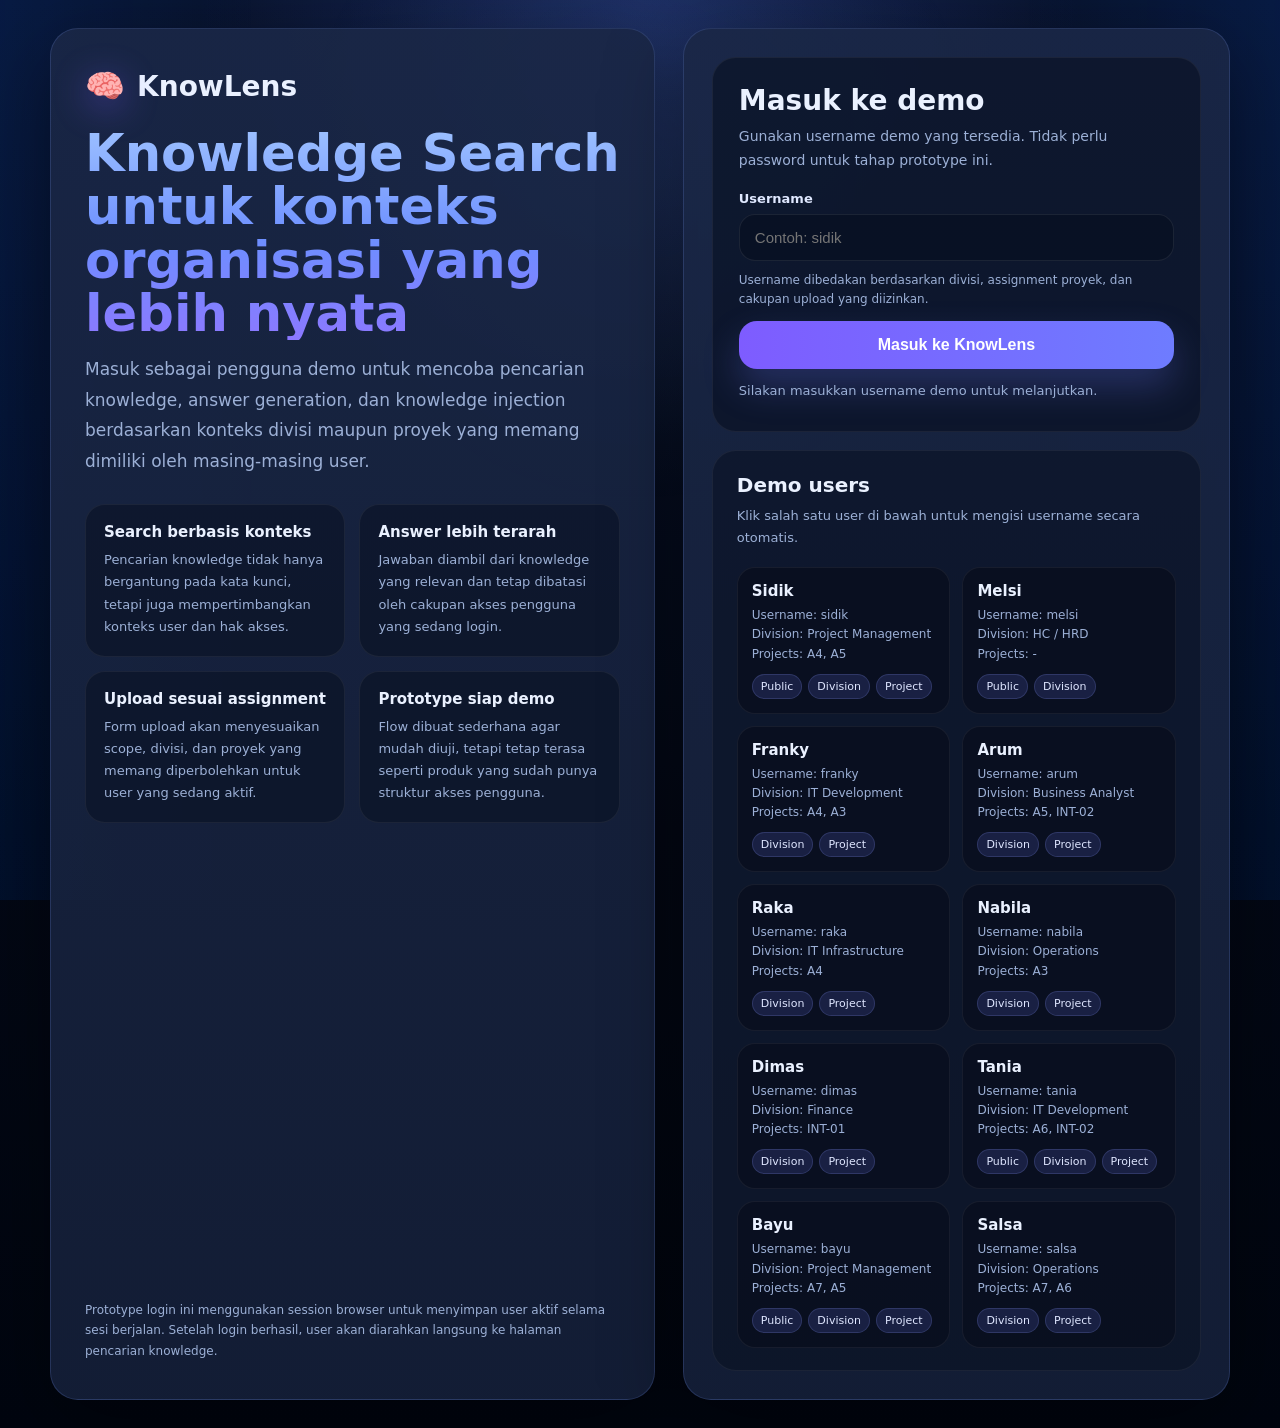
<file: knowlens/login.html>
<!DOCTYPE html>
<html lang="id">
<head>
  <meta charset="UTF-8" />
  <meta name="viewport" content="width=device-width, initial-scale=1.0" />
  <title>KnowLens Static Demo - Login</title>
  <style>
    :root {
      --bg-1: #050b1e;
      --bg-2: #08132f;
      --card: rgba(20, 32, 59, 0.88);
      --line: rgba(122, 153, 255, 0.18);
      --text: #eaf1ff;
      --muted: #9cb0d6;
      --primary: #6e7cff;
      --primary-2: #7e5cff;
      --success: #57d18d;
      --danger: #ff7f9f;
      --shadow: 0 24px 80px rgba(0, 0, 0, 0.38);
      --radius: 24px;
    }

    * { box-sizing: border-box; }

    html, body {
      margin: 0;
      padding: 0;
      min-height: 100%;
      font-family: Inter, ui-sans-serif, system-ui, -apple-system, BlinkMacSystemFont, "Segoe UI", sans-serif;
      color: var(--text);
      background:
        radial-gradient(circle at top center, rgba(82, 116, 255, 0.22), transparent 28%),
        linear-gradient(180deg, #09142f 0%, #030815 58%, #01050f 100%);
    }

    body::before {
      content: "";
      position: fixed;
      inset: 0;
      background:
        linear-gradient(90deg, rgba(0, 92, 255, 0.10), transparent 20%, transparent 80%, rgba(0, 92, 255, 0.10)),
        radial-gradient(circle at 50% 18%, rgba(125, 176, 255, 0.10), transparent 35%);
      pointer-events: none;
    }

    .page {
      position: relative;
      z-index: 1;
      min-height: 100vh;
      display: flex;
      align-items: center;
      justify-content: center;
      padding: 28px;
    }

    .layout {
      width: 100%;
      max-width: 1180px;
      display: grid;
      grid-template-columns: 1.05fr 0.95fr;
      gap: 28px;
      align-items: stretch;
    }

    .panel {
      background: linear-gradient(180deg, rgba(26, 39, 70, 0.92) 0%, rgba(20, 31, 56, 0.92) 100%);
      border: 1px solid var(--line);
      border-radius: 28px;
      box-shadow: var(--shadow);
      overflow: hidden;
    }

    .left {
      padding: 38px 34px;
      display: flex;
      flex-direction: column;
      justify-content: space-between;
      min-height: 680px;
    }

    .brand {
      display: flex;
      align-items: center;
      gap: 12px;
      font-size: 28px;
      font-weight: 800;
      margin-bottom: 22px;
    }

    .brand .icon {
      font-size: 32px;
      filter: drop-shadow(0 8px 18px rgba(126, 92, 255, 0.45));
    }

    .headline h1 {
      margin: 0 0 14px;
      font-size: clamp(34px, 4vw, 58px);
      line-height: 1.04;
      font-weight: 800;
      background: linear-gradient(180deg, #9dc1ff 0%, #6d8fff 52%, #8b78ff 100%);
      -webkit-background-clip: text;
      -webkit-text-fill-color: transparent;
      background-clip: text;
    }

    .headline p {
      margin: 0;
      max-width: 620px;
      color: var(--muted);
      font-size: 17px;
      line-height: 1.8;
    }

    .feature-grid {
      display: grid;
      grid-template-columns: repeat(2, minmax(0, 1fr));
      gap: 14px;
      margin-top: 28px;
    }

    .feature-card {
      padding: 18px;
      border-radius: 20px;
      background: rgba(10, 18, 36, 0.58);
      border: 1px solid rgba(255,255,255,0.06);
    }

    .feature-card strong {
      display: block;
      margin-bottom: 8px;
      font-size: 15px;
    }

    .feature-card span {
      color: var(--muted);
      font-size: 13px;
      line-height: 1.7;
    }

    .right {
      padding: 28px;
      display: flex;
      flex-direction: column;
      gap: 18px;
      min-height: 680px;
    }

    .login-card {
      padding: 26px;
      border-radius: 24px;
      background: rgba(10, 18, 36, 0.66);
      border: 1px solid rgba(255,255,255,0.06);
    }

    .login-card h2 {
      margin: 0 0 8px;
      font-size: 28px;
    }

    .login-card p {
      margin: 0 0 18px;
      color: var(--muted);
      line-height: 1.7;
      font-size: 14px;
    }

    .field {
      display: flex;
      flex-direction: column;
      gap: 8px;
      margin-bottom: 16px;
    }

    .field label {
      font-size: 13px;
      font-weight: 700;
      color: #dfe8ff;
    }

    .input {
      width: 100%;
      border: 1px solid rgba(255,255,255,0.08);
      outline: none;
      color: var(--text);
      background: rgba(9, 17, 35, 0.86);
      border-radius: 16px;
      padding: 14px 15px;
      font-size: 15px;
      transition: 0.2s ease;
    }

    .input:focus {
      border-color: rgba(125, 176, 255, 0.42);
      box-shadow: 0 0 0 4px rgba(110, 124, 255, 0.10);
    }

    .hint {
      color: var(--muted);
      font-size: 12px;
      line-height: 1.6;
      margin-top: -6px;
      margin-bottom: 12px;
    }

    .btn {
      width: 100%;
      border: 0;
      border-radius: 18px;
      padding: 15px 18px;
      font-size: 16px;
      font-weight: 800;
      color: white;
      cursor: pointer;
      background: linear-gradient(90deg, var(--primary-2), var(--primary));
      box-shadow: 0 18px 36px rgba(110, 124, 255, 0.25);
      transition: 0.2s ease;
    }

    .btn:hover {
      transform: translateY(-1px);
      box-shadow: 0 22px 40px rgba(110, 124, 255, 0.3);
    }

    .status {
      min-height: 22px;
      margin-top: 14px;
      font-size: 13px;
      color: var(--muted);
    }

    .status.error { color: var(--danger); }
    .status.success { color: var(--success); }

    .user-list {
      flex: 1;
      padding: 22px 24px;
      border-radius: 24px;
      background: rgba(10, 18, 36, 0.58);
      border: 1px solid rgba(255,255,255,0.06);
      overflow: hidden;
    }

    .user-list h3 {
      margin: 0 0 8px;
      font-size: 20px;
    }

    .user-list p {
      margin: 0 0 18px;
      color: var(--muted);
      font-size: 13px;
      line-height: 1.7;
    }

    .user-grid {
      display: grid;
      grid-template-columns: repeat(2, minmax(0, 1fr));
      gap: 12px;
    }

    .user-card {
      border: 1px solid rgba(255,255,255,0.06);
      background: rgba(8, 14, 29, 0.76);
      border-radius: 18px;
      padding: 14px;
      cursor: pointer;
      transition: 0.18s ease;
    }

    .user-card:hover {
      transform: translateY(-1px);
      border-color: rgba(125, 176, 255, 0.35);
      background: rgba(13, 20, 39, 0.9);
    }

    .user-card strong {
      display: block;
      margin-bottom: 6px;
      font-size: 15px;
    }

    .user-meta {
      color: var(--muted);
      font-size: 12px;
      line-height: 1.6;
    }

    .scope-tags {
      display: flex;
      flex-wrap: wrap;
      gap: 6px;
      margin-top: 10px;
    }

    .tag {
      padding: 5px 8px;
      border-radius: 999px;
      font-size: 11px;
      background: rgba(110, 124, 255, 0.16);
      color: #dfe6ff;
      border: 1px solid rgba(146, 159, 255, 0.18);
    }

    .footer-note {
      color: var(--muted);
      font-size: 12px;
      line-height: 1.7;
    }

    @media (max-width: 1040px) {
      .layout {
        grid-template-columns: 1fr;
      }

      .left,
      .right {
        min-height: auto;
      }
    }

    @media (max-width: 720px) {
      .page {
        padding: 16px;
      }

      .left,
      .right {
        padding: 20px;
      }

      .user-grid,
      .feature-grid {
        grid-template-columns: 1fr;
      }
    }
  </style>
</head>
<body>

<script>
/* Static demo adapter for GitHub Pages. Backend calls are replaced with dummy responses. */
(function () {
  const originalFetch = window.fetch ? window.fetch.bind(window) : null;

  const mockResults = [
    {
      title: "Project Handover Knowledge",
      source: "project-handover-guideline.pdf",
      access_level: "project",
      document_type: "Project Document",
      division: "Project Management",
      client: "bank-mandiri",
      project: "A5",
      country: "Indonesia",
      city: "Jakarta",
      year: "2026",
      owner: "Project Manager",
      source_origin: "Project Archive",
      relative_path: "knowledge/project/bank-mandiri/A5/project-handover-guideline.pdf",
      final_score: 0.91,
      snippet: "[Static demo] This document explains project handover context, onboarding checklist, known issues, ownership, and validated operational knowledge for a new team member."
    },
    {
      title: "Incident Resolution Guide",
      source: "incident-resolution-payment-gateway.pdf",
      access_level: "division",
      document_type: "Troubleshooting Guide",
      division: "IT Development",
      client: "internal",
      project: "INT-02",
      country: "Indonesia",
      city: "Jakarta",
      year: "2026",
      owner: "Knowledge Master",
      source_origin: "Lessons Learned Session",
      relative_path: "knowledge/division/it-development/incident-resolution-payment-gateway.pdf",
      final_score: 0.86,
      snippet: "[Static demo] This guide summarizes recurring incident patterns, resolution steps, escalation contacts, and traceable lessons learned."
    },
    {
      title: "Onboarding Checklist for Project Team",
      source: "onboarding-checklist-project-team.docx",
      access_level: "public",
      document_type: "SOP",
      division: "Project Management",
      client: "-",
      project: "-",
      country: "Indonesia",
      city: "Jakarta",
      year: "2026",
      owner: "PMO",
      source_origin: "Internal Repository",
      relative_path: "knowledge/public/onboarding-checklist-project-team.docx",
      final_score: 0.82,
      snippet: "[Static demo] A reusable checklist for preparing access, documents, project context, and handover sessions for new project members."
    }
  ];

  const mockSources = mockResults.slice(0, 2).map(item => ({
    title: item.title,
    source: item.source,
    relative_path: item.relative_path
  }));

  function jsonResponse(payload) {
    return new Response(JSON.stringify(payload), {
      status: 200,
      headers: { "Content-Type": "application/json" }
    });
  }

  window.fetch = async function (input, options) {
    const url = String(input || "");

    if (url.includes("__STATIC_DEMO__/search")) {
      return jsonResponse({ results: mockResults });
    }

    if (url.includes("__STATIC_DEMO__/answer")) {
      return jsonResponse({
        answer: "[Static demo] Based on accessible organizational knowledge, a new project team should receive a validated handover package, onboarding checklist, project context, known issues, access scope, and traceable source documents. In the real prototype, this answer would be generated from semantic retrieval results while respecting the active user's access rights.",
        sources: mockSources
      });
    }

    if (url.includes("__STATIC_DEMO__/upload")) {
      return jsonResponse({
        message: "[Static demo] Knowledge metadata has been validated and queued for indexing. No real file was uploaded because this version runs fully on static HTML.",
        saved_files: []
      });
    }

    if (originalFetch) return originalFetch(input, options);
    throw new Error("Fetch is not available in this browser.");
  };
})();
</script>

  <main class="page">
    <section class="layout">
      <section class="panel left">
        <div>
          <div class="brand">
            <span class="icon">🧠</span>
            <span>KnowLens</span>
          </div>

          <div class="headline">
            <h1>Knowledge Search untuk konteks organisasi yang lebih nyata</h1>
            <p>
              Masuk sebagai pengguna demo untuk mencoba pencarian knowledge, answer generation,
              dan knowledge injection berdasarkan konteks divisi maupun proyek yang memang dimiliki oleh masing-masing user.
            </p>
          </div>

          <div class="feature-grid">
            <div class="feature-card">
              <strong>Search berbasis konteks</strong>
              <span>Pencarian knowledge tidak hanya bergantung pada kata kunci, tetapi juga mempertimbangkan konteks user dan hak akses.</span>
            </div>
            <div class="feature-card">
              <strong>Answer lebih terarah</strong>
              <span>Jawaban diambil dari knowledge yang relevan dan tetap dibatasi oleh cakupan akses pengguna yang sedang login.</span>
            </div>
            <div class="feature-card">
              <strong>Upload sesuai assignment</strong>
              <span>Form upload akan menyesuaikan scope, divisi, dan proyek yang memang diperbolehkan untuk user yang sedang aktif.</span>
            </div>
            <div class="feature-card">
              <strong>Prototype siap demo</strong>
              <span>Flow dibuat sederhana agar mudah diuji, tetapi tetap terasa seperti produk yang sudah punya struktur akses pengguna.</span>
            </div>
          </div>
        </div>

        <div class="footer-note">
          Prototype login ini menggunakan session browser untuk menyimpan user aktif selama sesi berjalan.
          Setelah login berhasil, user akan diarahkan langsung ke halaman pencarian knowledge.
        </div>
      </section>

      <section class="panel right">
        <div class="login-card">
          <h2>Masuk ke demo</h2>
          <p>Gunakan username demo yang tersedia. Tidak perlu password untuk tahap prototype ini.</p>

          <form id="loginForm">
            <div class="field">
              <label for="username">Username</label>
              <input
                class="input"
                id="username"
                name="username"
                type="text"
                autocomplete="off"
                placeholder="Contoh: sidik"
              />
            </div>

            <div class="hint">
              Username dibedakan berdasarkan divisi, assignment proyek, dan cakupan upload yang diizinkan.
            </div>

            <button type="submit" class="btn">Masuk ke KnowLens</button>
            <div class="status" id="statusText">Silakan masukkan username demo untuk melanjutkan.</div>
          </form>
        </div>

        <div class="user-list">
          <h3>Demo users</h3>
          <p>Klik salah satu user di bawah untuk mengisi username secara otomatis.</p>

          <div class="user-grid" id="userGrid"></div>
        </div>
      </section>
    </section>
  </main>

  <script>
    const DEMO_USERS = {
      sidik: {
        username: 'sidik',
        displayName: 'Sidik',
        division: 'Project Management',
        allowedScopes: ['public', 'division', 'project'],
        projects: [
          { client: 'bank-mandiri', code: 'A4', name: 'Bank Mandiri - Phase 1' },
          { client: 'bank-mandiri', code: 'A5', name: 'Bank Mandiri - Phase 2' }
        ]
      },
      melsi: {
        username: 'melsi',
        displayName: 'Melsi',
        division: 'HC / HRD',
        allowedScopes: ['public', 'division'],
        projects: []
      },
      franky: {
        username: 'franky',
        displayName: 'Franky',
        division: 'IT Development',
        allowedScopes: ['division', 'project'],
        projects: [
          { client: 'bank-mandiri', code: 'A4', name: 'Bank Mandiri - Phase 1' },
          { client: 'china-life', code: 'A3', name: 'China Life - Claims Enhancement' }
        ]
      },
      arum: {
        username: 'arum',
        displayName: 'Arum',
        division: 'Business Analyst',
        allowedScopes: ['division', 'project'],
        projects: [
          { client: 'bank-mandiri', code: 'A5', name: 'Bank Mandiri - Phase 2' },
          { client: 'internal', code: 'INT-02', name: 'Internal Process Automation' }
        ]
      },
      raka: {
        username: 'raka',
        displayName: 'Raka',
        division: 'IT Infrastructure',
        allowedScopes: ['division', 'project'],
        projects: [
          { client: 'bank-mandiri', code: 'A4', name: 'Bank Mandiri - Phase 1' }
        ]
      },
      nabila: {
        username: 'nabila',
        displayName: 'Nabila',
        division: 'Operations',
        allowedScopes: ['division', 'project'],
        projects: [
          { client: 'china-life', code: 'A3', name: 'China Life - Claims Enhancement' }
        ]
      },
      dimas: {
        username: 'dimas',
        displayName: 'Dimas',
        division: 'Finance',
        allowedScopes: ['division', 'project'],
        projects: [
          { client: 'internal', code: 'INT-01', name: 'Internal Knowledge Governance' }
        ]
      },
      tania: {
        username: 'tania',
        displayName: 'Tania',
        division: 'IT Development',
        allowedScopes: ['public', 'division', 'project'],
        projects: [
          { client: 'bank-mandiri', code: 'A6', name: 'Bank Mandiri - Phase 3' },
          { client: 'internal', code: 'INT-02', name: 'Internal Process Automation' }
        ]
      },
      bayu: {
        username: 'bayu',
        displayName: 'Bayu',
        division: 'Project Management',
        allowedScopes: ['public', 'division', 'project'],
        projects: [
          { client: 'china-life', code: 'A7', name: 'China Life - Policy Workflow Revamp' },
          { client: 'bank-mandiri', code: 'A5', name: 'Bank Mandiri - Phase 2' }
        ]
      },
      salsa: {
        username: 'salsa',
        displayName: 'Salsa',
        division: 'Operations',
        allowedScopes: ['division', 'project'],
        projects: [
          { client: 'china-life', code: 'A7', name: 'China Life - Policy Workflow Revamp' },
          { client: 'bank-mandiri', code: 'A6', name: 'Bank Mandiri - Phase 3' }
        ]
      }
    };

    const userGrid = document.getElementById('userGrid');
    const loginForm = document.getElementById('loginForm');
    const usernameInput = document.getElementById('username');
    const statusText = document.getElementById('statusText');

    function formatScopeLabel(scope) {
      if (scope === 'public') return 'Public';
      if (scope === 'division') return 'Division';
      if (scope === 'project') return 'Project';
      return scope;
    }

    function renderUsers() {
      userGrid.innerHTML = Object.values(DEMO_USERS).map(user => `
        <div class="user-card" data-username="${user.username}">
          <strong>${user.displayName}</strong>
          <div class="user-meta">
            Username: ${user.username}<br>
            Division: ${user.division}<br>
            Projects: ${user.projects.length ? user.projects.map(p => p.code).join(', ') : '-'}
          </div>
          <div class="scope-tags">
            ${user.allowedScopes.map(scope => `<span class="tag">${formatScopeLabel(scope)}</span>`).join('')}
          </div>
        </div>
      `).join('');

      document.querySelectorAll('.user-card').forEach(card => {
        card.addEventListener('click', () => {
          usernameInput.value = card.dataset.username;
          usernameInput.focus();
          statusText.textContent = `Username ${card.dataset.username} siap dipakai untuk login.`;
          statusText.className = 'status';
        });
      });
    }

    function saveSession(user) {
      sessionStorage.setItem('knowlensUser', JSON.stringify(user));
      sessionStorage.setItem('knowlensUsername', user.username);
    }

    loginForm.addEventListener('submit', (e) => {
      e.preventDefault();
      const username = usernameInput.value.trim().toLowerCase();
      const user = DEMO_USERS[username];

      if (!user) {
        statusText.textContent = 'Username tidak ditemukan. Gunakan salah satu username demo yang tersedia.';
        statusText.className = 'status error';
        return;
      }

      saveSession(user);
      statusText.textContent = `Login berhasil sebagai ${user.displayName}. Mengarahkan ke halaman pencarian...`;
      statusText.className = 'status success';

      setTimeout(() => {
        window.location.href = 'search.html';
      }, 700);
    });

    renderUsers();
  </script>
</body>
</html>
</file>
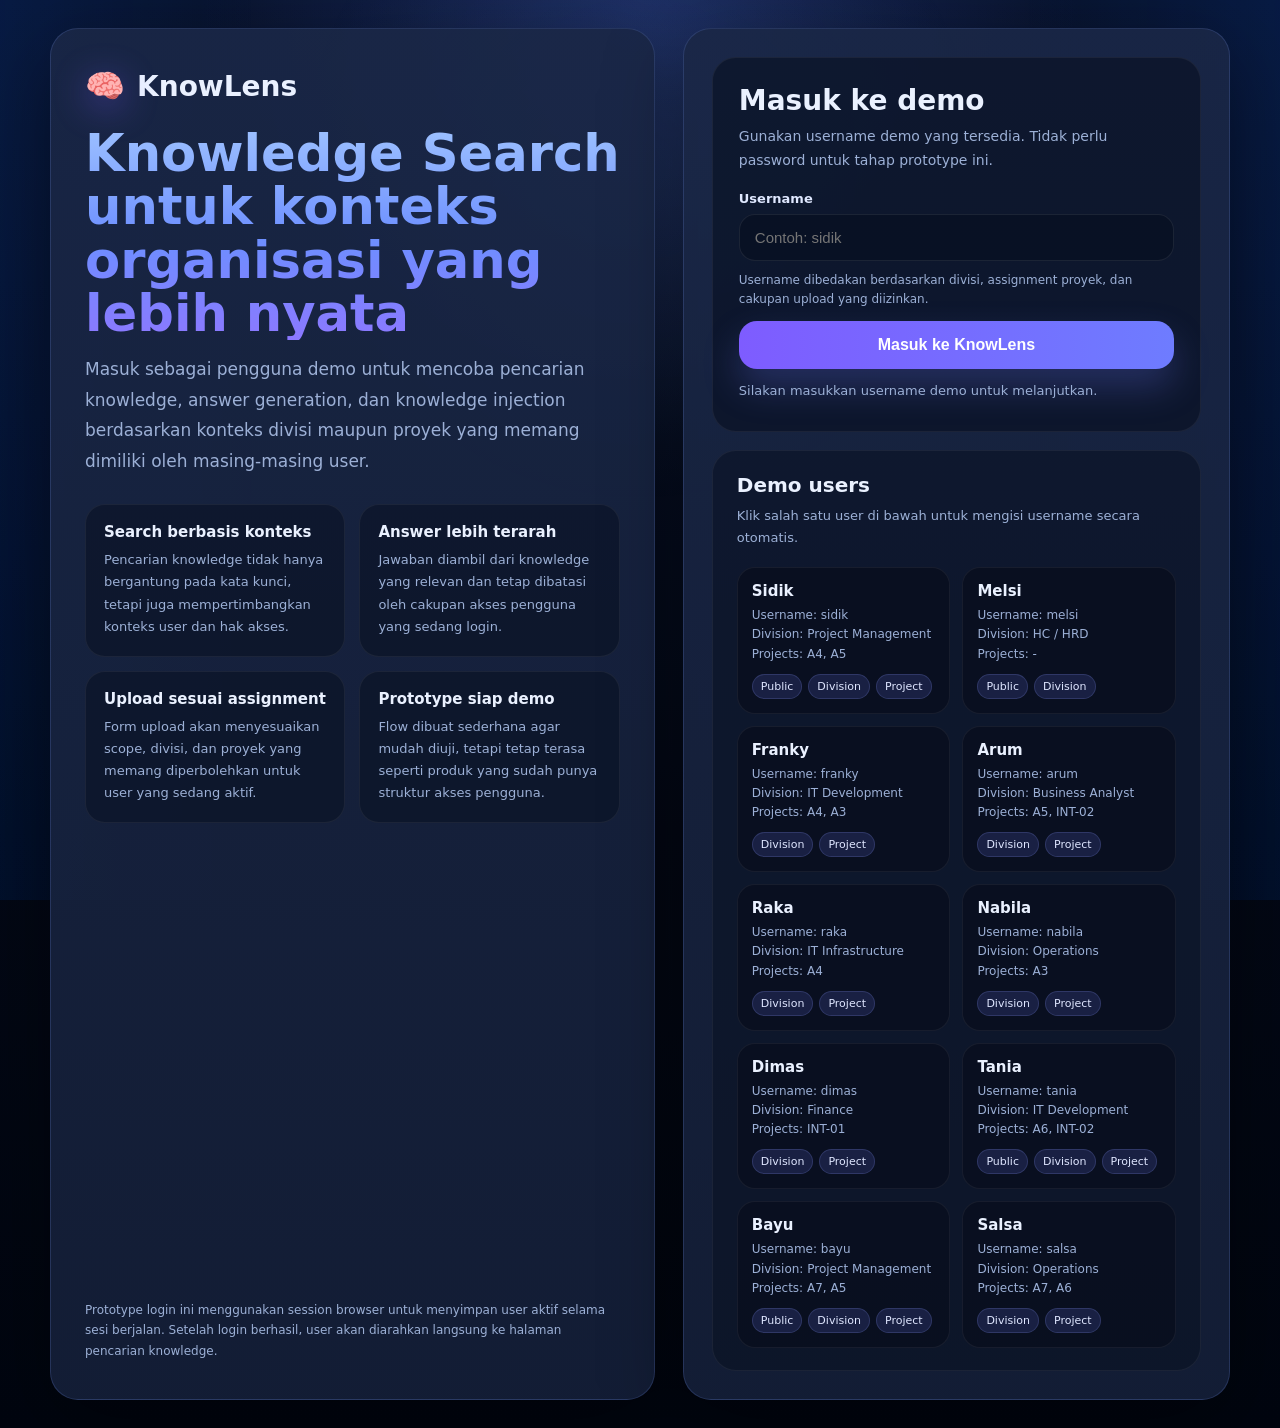
<file: knowlens/search.html>
<!DOCTYPE html>
<html lang="id">
<head>
  <meta charset="UTF-8" />
  <meta name="viewport" content="width=device-width, initial-scale=1.0" />
  <title>KnowLens Static Demo - Search</title>
  <style>
    :root {
      --text: #eaf1ff;
      --muted: #9cb0d6;
      --primary: #6e7cff;
      --primary-2: #7e5cff;
      --success: #57d18d;
      --danger: #ff7f9f;
      --line: rgba(122, 153, 255, 0.18);
      --shadow: 0 24px 80px rgba(0, 0, 0, 0.38);
      --radius: 24px;
    }

    * { box-sizing: border-box; }

    html, body {
      margin: 0;
      padding: 0;
      min-height: 100%;
      font-family: Inter, ui-sans-serif, system-ui, -apple-system, BlinkMacSystemFont, "Segoe UI", sans-serif;
      color: var(--text);
      background:
        radial-gradient(circle at top center, rgba(82, 116, 255, 0.22), transparent 28%),
        linear-gradient(180deg, #09142f 0%, #030815 58%, #01050f 100%);
    }

    body::before {
      content: "";
      position: fixed;
      inset: 0;
      pointer-events: none;
      z-index: 0;
      background:
        linear-gradient(90deg, rgba(0, 92, 255, 0.10), transparent 20%, transparent 80%, rgba(0, 92, 255, 0.10)),
        radial-gradient(circle at 50% 18%, rgba(125, 176, 255, 0.10), transparent 35%);
    }

    .navbar {
      position: sticky;
      top: 0;
      z-index: 10;
      backdrop-filter: blur(16px);
      background: rgba(6, 14, 34, 0.78);
      border-bottom: 1px solid rgba(255,255,255,0.05);
    }

    .nav-inner {
      max-width: 1240px;
      margin: 0 auto;
      padding: 22px 28px;
      display: flex;
      align-items: center;
      justify-content: space-between;
      gap: 16px;
      flex-wrap: wrap;
    }

    .brand {
      display: flex;
      align-items: center;
      gap: 12px;
      font-size: 20px;
      font-weight: 800;
    }

    .brand .icon {
      font-size: 26px;
      filter: drop-shadow(0 8px 18px rgba(126, 92, 255, 0.45));
    }

    .nav-right {
      display: flex;
      align-items: center;
      gap: 12px;
      flex-wrap: wrap;
    }

    .nav-links {
      display: flex;
      align-items: center;
      gap: 10px;
      flex-wrap: wrap;
    }

    .nav-links a,
    .logout-link {
      text-decoration: none;
      color: var(--muted);
      font-weight: 600;
      padding: 10px 14px;
      border-radius: 999px;
      transition: 0.2s ease;
    }

    .nav-links a:hover,
    .nav-links a.active,
    .logout-link:hover {
      color: #fff;
      background: rgba(110, 124, 255, 0.14);
    }

    .user-chip {
      padding: 9px 12px;
      border-radius: 999px;
      background: rgba(10, 18, 36, 0.72);
      border: 1px solid rgba(255,255,255,0.08);
      color: #dfe8ff;
      font-size: 13px;
      font-weight: 600;
    }

    .page {
      position: relative;
      z-index: 1;
      max-width: 1240px;
      margin: 0 auto;
      padding: 56px 28px 72px;
    }

    .hero {
      text-align: center;
      margin-bottom: 28px;
    }

    .hero h1 {
      margin: 0 0 10px;
      font-size: clamp(34px, 4vw, 58px);
      line-height: 1.04;
      font-weight: 800;
      background: linear-gradient(180deg, #9dc1ff 0%, #6d8fff 52%, #8b78ff 100%);
      -webkit-background-clip: text;
      -webkit-text-fill-color: transparent;
      background-clip: text;
    }

    .hero p {
      margin: 0 auto;
      max-width: 760px;
      color: var(--muted);
      font-size: 18px;
      line-height: 1.7;
    }

    .panel {
      background: linear-gradient(180deg, rgba(26, 39, 70, 0.92) 0%, rgba(20, 31, 56, 0.92) 100%);
      border: 1px solid var(--line);
      border-radius: var(--radius);
      box-shadow: var(--shadow);
      overflow: hidden;
    }

    .panel + .panel {
      margin-top: 22px;
    }

    .panel-head {
      padding: 22px 24px 12px;
      border-bottom: 1px solid rgba(255,255,255,0.05);
    }

    .panel-head h2 {
      margin: 0;
      font-size: 22px;
      font-weight: 700;
    }

    .panel-head p {
      margin: 8px 0 0;
      color: var(--muted);
      line-height: 1.6;
      font-size: 14px;
    }

    .panel-body {
      padding: 22px 24px 24px;
    }

    .search-row {
      display: grid;
      grid-template-columns: 1fr auto;
      gap: 12px;
      align-items: center;
    }

    .filter-grid {
      margin-top: 14px;
      display: grid;
      grid-template-columns: repeat(6, minmax(0, 1fr));
      gap: 12px;
    }

    .input {
      width: 100%;
      border: 1px solid rgba(255,255,255,0.08);
      outline: none;
      color: var(--text);
      background: rgba(9, 17, 35, 0.86);
      border-radius: 16px;
      padding: 14px 14px;
      font-size: 14px;
      transition: 0.2s ease;
    }

    .input:focus {
      border-color: rgba(125, 176, 255, 0.42);
      box-shadow: 0 0 0 4px rgba(110, 124, 255, 0.10);
    }

    .btn {
      border: 0;
      border-radius: 18px;
      padding: 16px 18px;
      font-size: 15px;
      font-weight: 800;
      color: white;
      cursor: pointer;
      background: linear-gradient(90deg, var(--primary-2), var(--primary));
      box-shadow: 0 18px 36px rgba(110, 124, 255, 0.25);
      transition: 0.2s ease;
      min-width: 150px;
    }

    .btn:hover {
      transform: translateY(-1px);
      box-shadow: 0 22px 40px rgba(110, 124, 255, 0.3);
    }

    .meta-row {
      margin-top: 14px;
      display: flex;
      gap: 10px;
      flex-wrap: wrap;
    }

    .pill {
      padding: 7px 11px;
      border-radius: 999px;
      background: rgba(10, 18, 36, 0.72);
      border: 1px solid rgba(255,255,255,0.08);
      color: var(--muted);
      font-size: 12px;
      font-weight: 600;
    }

    .status {
      margin-top: 12px;
      min-height: 20px;
      color: var(--muted);
      font-size: 13px;
    }

    .status.error { color: var(--danger); }
    .status.success { color: var(--success); }

    .result-list {
      display: grid;
      gap: 14px;
    }

    .result-card {
      padding: 18px;
      border-radius: 20px;
      background: rgba(10, 18, 36, 0.66);
      border: 1px solid rgba(255,255,255,0.06);
    }

    .result-top {
      display: flex;
      align-items: start;
      justify-content: space-between;
      gap: 14px;
      margin-bottom: 12px;
    }

    .result-title {
      font-size: 17px;
      font-weight: 700;
      margin: 0 0 6px;
      color: #f3f6ff;
    }

    .result-sub {
      color: var(--muted);
      font-size: 13px;
      line-height: 1.6;
    }

    .score-badge {
      flex-shrink: 0;
      padding: 9px 12px;
      border-radius: 14px;
      background: rgba(110, 124, 255, 0.14);
      border: 1px solid rgba(146, 159, 255, 0.18);
      color: #e6ebff;
      font-size: 12px;
      font-weight: 800;
      text-align: center;
      min-width: 112px;
    }

    .snippet {
      color: #dde7ff;
      font-size: 14px;
      line-height: 1.8;
      margin: 0;
    }

    .path-line {
      margin-top: 12px;
      color: #b8c8eb;
      font-size: 12px;
      line-height: 1.6;
      word-break: break-all;
    }

    .empty-state {
      text-align: center;
      color: var(--muted);
      padding: 28px 14px;
      line-height: 1.8;
    }

    @media (max-width: 1080px) {
      .filter-grid {
        grid-template-columns: repeat(3, minmax(0, 1fr));
      }
    }

    @media (max-width: 760px) {
      .page {
        padding: 42px 16px 48px;
      }

      .nav-inner {
        padding: 18px 16px;
      }

      .search-row {
        grid-template-columns: 1fr;
      }

      .filter-grid {
        grid-template-columns: 1fr;
      }

      .btn {
        width: 100%;
      }

      .result-top {
        flex-direction: column;
      }

      .score-badge {
        min-width: 0;
      }
    }
  </style>
</head>
<body>

<script>
/* Static demo adapter for GitHub Pages. Backend calls are replaced with dummy responses. */
(function () {
  const originalFetch = window.fetch ? window.fetch.bind(window) : null;

  const mockResults = [
    {
      title: "Project Handover Knowledge",
      source: "project-handover-guideline.pdf",
      access_level: "project",
      document_type: "Project Document",
      division: "Project Management",
      client: "bank-mandiri",
      project: "A5",
      country: "Indonesia",
      city: "Jakarta",
      year: "2026",
      owner: "Project Manager",
      source_origin: "Project Archive",
      relative_path: "knowledge/project/bank-mandiri/A5/project-handover-guideline.pdf",
      final_score: 0.91,
      snippet: "[Static demo] This document explains project handover context, onboarding checklist, known issues, ownership, and validated operational knowledge for a new team member."
    },
    {
      title: "Incident Resolution Guide",
      source: "incident-resolution-payment-gateway.pdf",
      access_level: "division",
      document_type: "Troubleshooting Guide",
      division: "IT Development",
      client: "internal",
      project: "INT-02",
      country: "Indonesia",
      city: "Jakarta",
      year: "2026",
      owner: "Knowledge Master",
      source_origin: "Lessons Learned Session",
      relative_path: "knowledge/division/it-development/incident-resolution-payment-gateway.pdf",
      final_score: 0.86,
      snippet: "[Static demo] This guide summarizes recurring incident patterns, resolution steps, escalation contacts, and traceable lessons learned."
    },
    {
      title: "Onboarding Checklist for Project Team",
      source: "onboarding-checklist-project-team.docx",
      access_level: "public",
      document_type: "SOP",
      division: "Project Management",
      client: "-",
      project: "-",
      country: "Indonesia",
      city: "Jakarta",
      year: "2026",
      owner: "PMO",
      source_origin: "Internal Repository",
      relative_path: "knowledge/public/onboarding-checklist-project-team.docx",
      final_score: 0.82,
      snippet: "[Static demo] A reusable checklist for preparing access, documents, project context, and handover sessions for new project members."
    }
  ];

  const mockSources = mockResults.slice(0, 2).map(item => ({
    title: item.title,
    source: item.source,
    relative_path: item.relative_path
  }));

  function jsonResponse(payload) {
    return new Response(JSON.stringify(payload), {
      status: 200,
      headers: { "Content-Type": "application/json" }
    });
  }

  window.fetch = async function (input, options) {
    const url = String(input || "");

    if (url.includes("__STATIC_DEMO__/search")) {
      return jsonResponse({ results: mockResults });
    }

    if (url.includes("__STATIC_DEMO__/answer")) {
      return jsonResponse({
        answer: "[Static demo] Based on accessible organizational knowledge, a new project team should receive a validated handover package, onboarding checklist, project context, known issues, access scope, and traceable source documents. In the real prototype, this answer would be generated from semantic retrieval results while respecting the active user's access rights.",
        sources: mockSources
      });
    }

    if (url.includes("__STATIC_DEMO__/upload")) {
      return jsonResponse({
        message: "[Static demo] Knowledge metadata has been validated and queued for indexing. No real file was uploaded because this version runs fully on static HTML.",
        saved_files: []
      });
    }

    if (originalFetch) return originalFetch(input, options);
    throw new Error("Fetch is not available in this browser.");
  };
})();
</script>

  <header class="navbar">
    <div class="nav-inner">
      <div class="brand">
        <span class="icon">🧠</span>
        <span>KnowLens</span>
      </div>
      <div class="nav-right">
        <div class="user-chip" id="activeUserChip">User aktif: -</div>
        <nav class="nav-links">
          <a href="search.html" class="active">Search</a>
          <a href="answer.html">Answer</a>
          <a href="upload.html">Upload</a>
        </nav>
        <a href="#" class="logout-link" id="logoutBtn">Logout</a>
      </div>
    </div>
  </header>

  <main class="page">
    <section class="hero">
      <h1>Knowledge Search</h1>
      <p>
        Temukan knowledge yang paling relevan berdasarkan konteks pengguna aktif,
        metadata dokumen, dan hasil semantic retrieval yang diprioritaskan untuk kebutuhan organisasi.
      </p>
    </section>

    <section class="panel">
      <div class="panel-head">
        <h2>Cari knowledge</h2>
        <p>Masukkan kata kunci, lalu gunakan filter metadata jika memang diperlukan.</p>
      </div>
      <div class="panel-body">
        <form id="searchForm">
          <div class="search-row">
            <input id="queryInput" class="input" type="text" placeholder="Silakan masukkan kata kunci pengetahuan" />
            <button type="submit" class="btn">Search Knowledge</button>
          </div>

          <div class="filter-grid">
            <input id="divisionInput" class="input" type="text" placeholder="Filter division" />
            <input id="clientInput" class="input" type="text" placeholder="Filter client" />
            <input id="projectInput" class="input" type="text" placeholder="Filter project" />
            <input id="countryInput" class="input" type="text" placeholder="Filter country" />
            <input id="cityInput" class="input" type="text" placeholder="Filter city" />
            <input id="yearInput" class="input" type="text" placeholder="Filter year" />
          </div>
        </form>

        <div class="meta-row" id="searchMeta"></div>
        <div class="status" id="statusText">Siapkan kata kunci, lalu mulai pencarian knowledge.</div>
      </div>
    </section>

    <section class="panel">
      <div class="panel-head">
        <h2>Search Results</h2>
        <p>Hasil di bawah ini hanya menampilkan knowledge yang relevan dan tetap mengikuti hak akses user aktif.</p>
      </div>
      <div class="panel-body">
        <div class="result-list" id="resultList">
          <div class="empty-state">Belum ada pencarian. Masukkan kata kunci untuk melihat hasil knowledge yang relevan.</div>
        </div>
      </div>
    </section>
  </main>

  <script>
    const API = '__STATIC_DEMO__';

    function getSessionUser() {
      try {
        const raw = sessionStorage.getItem('knowlensUser');
        return raw ? JSON.parse(raw) : null;
      } catch {
        return null;
      }
    }

    function ensureUser() {
      const user = getSessionUser();
      if (!user) {
        window.location.href = 'login.html';
        return null;
      }
      return user;
    }

    const currentUser = ensureUser();
    const activeUserChip = document.getElementById('activeUserChip');
    const logoutBtn = document.getElementById('logoutBtn');
    const searchForm = document.getElementById('searchForm');
    const queryInput = document.getElementById('queryInput');
    const divisionInput = document.getElementById('divisionInput');
    const clientInput = document.getElementById('clientInput');
    const projectInput = document.getElementById('projectInput');
    const countryInput = document.getElementById('countryInput');
    const cityInput = document.getElementById('cityInput');
    const yearInput = document.getElementById('yearInput');
    const resultList = document.getElementById('resultList');
    const statusText = document.getElementById('statusText');
    const searchMeta = document.getElementById('searchMeta');

    function scopeLabel(scope) {
      if (scope === 'public') return 'Public';
      if (scope === 'division') return 'Division';
      if (scope === 'project') return 'Project';
      return scope;
    }

    if (currentUser) {
      activeUserChip.textContent = `User aktif: ${currentUser.displayName} • ${currentUser.division}`;
      const projects = (currentUser.projects || []).map(p => `${p.client}:${p.code}`).join(', ') || '-';

      searchMeta.innerHTML = `
        <span class="pill">Division: ${currentUser.division}</span>
        <span class="pill">Allowed Scope: ${(currentUser.allowedScopes || []).map(scopeLabel).join(', ')}</span>
        <span class="pill">Projects: ${projects}</span>
      `;
    }

    logoutBtn.addEventListener('click', (e) => {
      e.preventDefault();
      sessionStorage.removeItem('knowlensUser');
      sessionStorage.removeItem('knowlensUsername');
      window.location.href = 'login.html';
    });

    function toPercent(value) {
      const safe = Number.isFinite(Number(value)) ? Number(value) : 0;
      const clamped = Math.max(0, Math.min(1, safe));
      return Math.round(clamped * 100);
    }

    function escapeHtml(text) {
      return String(text || '')
        .replace(/&/g, '&amp;')
        .replace(/</g, '&lt;')
        .replace(/>/g, '&gt;')
        .replace(/"/g, '&quot;')
        .replace(/'/g, '&#039;');
    }

    function renderResults(items) {
      if (!items || !items.length) {
        resultList.innerHTML = '<div class="empty-state">Knowledge belum ditemukan untuk kata kunci ini. Coba gunakan istilah yang lebih spesifik atau berbeda.</div>';
        return;
      }

      resultList.innerHTML = items.map(item => {
        const scoreText = `${toPercent(item.final_score ?? item.score ?? 0)}% Similarity`;
        const title = item.title || item.source || 'Untitled';
        const source = item.source || '-';
        const access = item.access_level || '-';
        const documentType = item.document_type || '-';
        const division = item.division || '-';
        const client = item.client || '-';
        const project = item.project || '-';
        const country = item.country || '-';
        const city = item.city || '-';
        const year = item.year || '-';
        const owner = item.owner || '-';
        const sourceOrigin = item.source_origin || '-';
        const path = item.relative_path || '-';
        const snippet = item.snippet || item.text || '-';

        return `
          <article class="result-card">
            <div class="result-top">
              <div>
                <h3 class="result-title">${escapeHtml(title)}</h3>
                <div class="result-sub">
                  File: ${escapeHtml(source)} • Access: ${escapeHtml(access)} • Type: ${escapeHtml(documentType)}
                </div>
                <div class="result-sub">
                  Division: ${escapeHtml(division)} • Client: ${escapeHtml(client)} • Project: ${escapeHtml(project)}
                </div>
                <div class="result-sub">
                  Country: ${escapeHtml(country)} • City: ${escapeHtml(city)} • Year: ${escapeHtml(year)}
                </div>
                <div class="result-sub">
                  Owner: ${escapeHtml(owner)} • Source Origin: ${escapeHtml(sourceOrigin)}
                </div>
              </div>
              <div class="score-badge">${scoreText}</div>
            </div>

            <p class="snippet">${escapeHtml(snippet)}</p>
            <div class="path-line"><strong>Path:</strong> ${escapeHtml(path)}</div>
          </article>
        `;
      }).join('');
    }

    searchForm.addEventListener('submit', async (e) => {
      e.preventDefault();
      const q = queryInput.value.trim();

      if (!q) {
        statusText.textContent = 'Silakan masukkan kata kunci terlebih dahulu.';
        statusText.className = 'status error';
        return;
      }

      statusText.textContent = 'Mencari knowledge yang paling relevan...';
      statusText.className = 'status';
      resultList.innerHTML = '<div class="empty-state">Pencarian sedang diproses...</div>';

      const params = new URLSearchParams({
        q,
        username: currentUser.username
      });

      if (divisionInput.value.trim()) params.append('division', divisionInput.value.trim());
      if (clientInput.value.trim()) params.append('client', clientInput.value.trim());
      if (projectInput.value.trim()) params.append('project', projectInput.value.trim());
      if (countryInput.value.trim()) params.append('country', countryInput.value.trim());
      if (cityInput.value.trim()) params.append('city', cityInput.value.trim());
      if (yearInput.value.trim()) params.append('year', yearInput.value.trim());

      try {
        const response = await fetch(`${API}/search?${params.toString()}`);
        const data = await response.json();

        if (!response.ok) {
          throw new Error(data.detail || 'Pencarian gagal diproses.');
        }

        renderResults(data.results || []);
        statusText.textContent = `Pencarian selesai. Menampilkan ${data.results?.length || 0} hasil yang paling relevan.`;
        statusText.className = 'status success';
      } catch (error) {
        console.error(error);
        resultList.innerHTML = '<div class="empty-state">Terjadi kendala saat menghubungi layanan pencarian. Pastikan backend sudah berjalan.</div>';
        statusText.textContent = error.message || 'Terjadi error saat pencarian.';
        statusText.className = 'status error';
      }
    });
  </script>
</body>
</html>
</file>
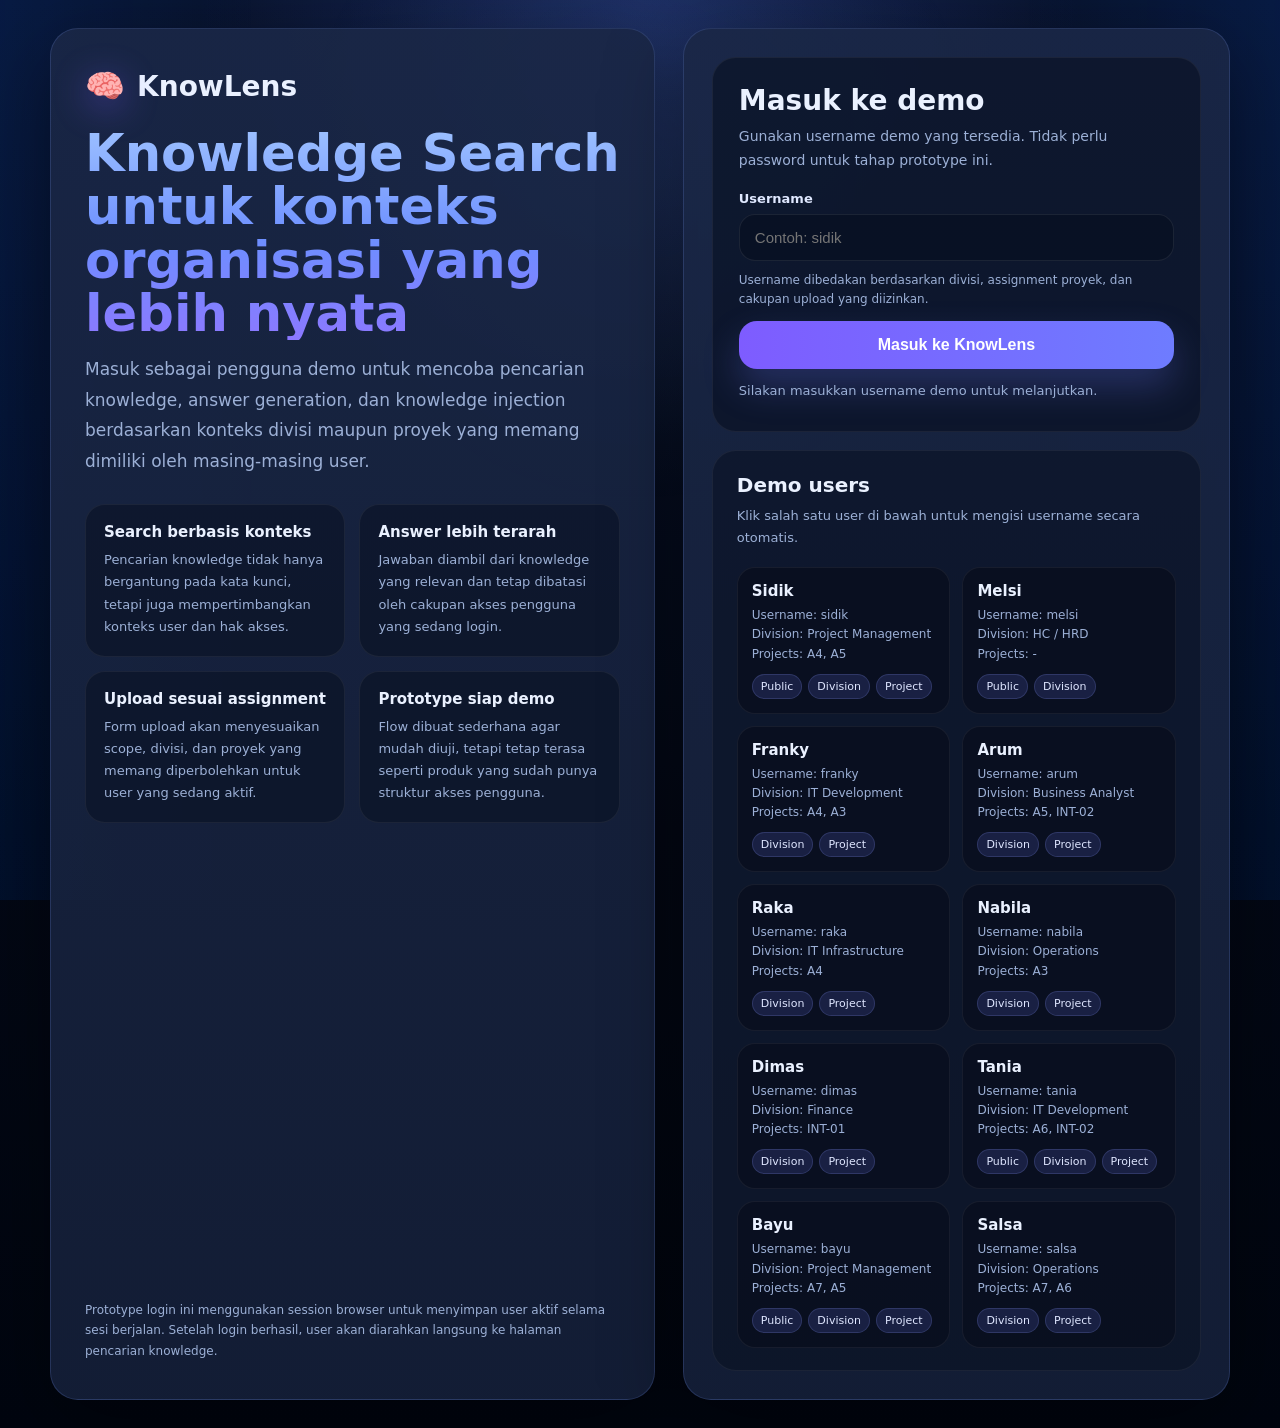
<file: knowlens/upload.html>
<!DOCTYPE html>
<html lang="id">
<head>
  <meta charset="UTF-8" />
  <meta name="viewport" content="width=device-width, initial-scale=1.0" />
  <title>KnowLens Static Demo - Upload</title>
  <style>
    :root {
      --text: #eaf1ff;
      --muted: #9cb0d6;
      --primary: #6e7cff;
      --primary-2: #7e5cff;
      --success: #57d18d;
      --danger: #ff7f9f;
      --line: rgba(122, 153, 255, 0.18);
      --shadow: 0 24px 80px rgba(0, 0, 0, 0.38);
      --radius: 24px;
    }

    * { box-sizing: border-box; }

    html, body {
      margin: 0;
      padding: 0;
      min-height: 100%;
      font-family: Inter, ui-sans-serif, system-ui, -apple-system, BlinkMacSystemFont, "Segoe UI", sans-serif;
      color: var(--text);
      background:
        radial-gradient(circle at top center, rgba(82, 116, 255, 0.22), transparent 28%),
        linear-gradient(180deg, #09142f 0%, #030815 58%, #01050f 100%);
    }

    body::before {
      content: "";
      position: fixed;
      inset: 0;
      z-index: 0;
      pointer-events: none;
      background:
        linear-gradient(90deg, rgba(0, 92, 255, 0.10), transparent 20%, transparent 80%, rgba(0, 92, 255, 0.10)),
        radial-gradient(circle at 50% 18%, rgba(125, 176, 255, 0.10), transparent 35%);
    }

    .navbar {
      position: sticky;
      top: 0;
      z-index: 10;
      backdrop-filter: blur(16px);
      background: rgba(6, 14, 34, 0.78);
      border-bottom: 1px solid rgba(255,255,255,0.05);
    }

    .nav-inner {
      max-width: 1240px;
      margin: 0 auto;
      padding: 22px 28px;
      display: flex;
      align-items: center;
      justify-content: space-between;
      gap: 16px;
      flex-wrap: wrap;
    }

    .brand {
      display: flex;
      align-items: center;
      gap: 12px;
      font-size: 20px;
      font-weight: 800;
    }

    .brand .icon {
      font-size: 26px;
      filter: drop-shadow(0 8px 18px rgba(126, 92, 255, 0.45));
    }

    .nav-right {
      display: flex;
      align-items: center;
      gap: 12px;
      flex-wrap: wrap;
    }

    .nav-links {
      display: flex;
      align-items: center;
      gap: 10px;
      flex-wrap: wrap;
    }

    .nav-links a,
    .logout-link {
      text-decoration: none;
      color: var(--muted);
      font-weight: 600;
      padding: 10px 14px;
      border-radius: 999px;
      transition: 0.2s ease;
    }

    .nav-links a:hover,
    .nav-links a.active,
    .logout-link:hover {
      color: #fff;
      background: rgba(110, 124, 255, 0.14);
    }

    .user-chip {
      padding: 9px 12px;
      border-radius: 999px;
      background: rgba(10, 18, 36, 0.72);
      border: 1px solid rgba(255,255,255,0.08);
      color: #dfe8ff;
      font-size: 13px;
      font-weight: 600;
    }

    .page {
      position: relative;
      z-index: 1;
      max-width: 1240px;
      margin: 0 auto;
      padding: 60px 28px 72px;
    }

    .hero {
      text-align: center;
      margin-bottom: 34px;
    }

    .hero h1 {
      margin: 0 0 10px;
      font-size: clamp(34px, 4vw, 58px);
      line-height: 1.04;
      font-weight: 800;
      background: linear-gradient(180deg, #9dc1ff 0%, #6d8fff 52%, #8b78ff 100%);
      -webkit-background-clip: text;
      -webkit-text-fill-color: transparent;
      background-clip: text;
    }

    .hero p {
      margin: 0 auto;
      max-width: 760px;
      color: var(--muted);
      font-size: 18px;
      line-height: 1.7;
    }

    .layout {
      display: grid;
      grid-template-columns: 1.02fr 1.18fr;
      gap: 26px;
      align-items: start;
    }

    .card {
      background: linear-gradient(180deg, rgba(26, 39, 70, 0.92) 0%, rgba(20, 31, 56, 0.92) 100%);
      border: 1px solid var(--line);
      border-radius: var(--radius);
      box-shadow: var(--shadow);
      overflow: hidden;
    }

    .card-head {
      padding: 22px 24px 12px;
      border-bottom: 1px solid rgba(255,255,255,0.05);
    }

    .card-head h2 {
      margin: 0;
      font-size: 22px;
      font-weight: 700;
    }

    .card-head p {
      margin: 8px 0 0;
      color: var(--muted);
      line-height: 1.6;
      font-size: 14px;
    }

    .card-body {
      padding: 22px 24px 24px;
    }

    .upload-zone {
      position: relative;
      min-height: 300px;
      display: flex;
      align-items: center;
      justify-content: center;
      text-align: center;
      padding: 28px;
      border-radius: 24px;
      border: 1.5px dashed rgba(154, 182, 255, 0.22);
      background: linear-gradient(180deg, rgba(18, 29, 52, 0.84), rgba(15, 24, 44, 0.84));
      cursor: pointer;
      transition: 0.25s ease;
    }

    .upload-zone.dragover {
      border-color: rgba(126, 124, 255, 0.65);
      background: linear-gradient(180deg, rgba(34, 47, 83, 0.92), rgba(18, 28, 51, 0.92));
      transform: translateY(-1px);
    }

    .upload-zone input {
      display: none;
    }

    .upload-content {
      max-width: 380px;
    }

    .upload-icon {
      width: 82px;
      height: 82px;
      margin: 0 auto 18px;
      border-radius: 24px;
      display: grid;
      place-items: center;
      font-size: 34px;
      background: linear-gradient(180deg, rgba(118, 140, 255, 0.18), rgba(126, 92, 255, 0.12));
      border: 1px solid rgba(140, 163, 255, 0.18);
    }

    .upload-title {
      font-size: 24px;
      font-weight: 700;
      margin-bottom: 10px;
    }

    .upload-text {
      color: var(--muted);
      font-size: 15px;
      line-height: 1.7;
    }

    .file-list {
      margin-top: 18px;
      display: grid;
      gap: 10px;
    }

    .file-item {
      padding: 12px 14px;
      border-radius: 16px;
      background: rgba(12, 22, 43, 0.88);
      border: 1px solid rgba(255,255,255,0.06);
      display: flex;
      align-items: center;
      justify-content: space-between;
      gap: 12px;
    }

    .file-meta {
      min-width: 0;
    }

    .file-name {
      font-size: 14px;
      font-weight: 600;
      white-space: nowrap;
      overflow: hidden;
      text-overflow: ellipsis;
    }

    .file-size {
      margin-top: 4px;
      color: var(--muted);
      font-size: 12px;
    }

    .tag {
      flex-shrink: 0;
      padding: 6px 10px;
      font-size: 12px;
      border-radius: 999px;
      background: rgba(110, 124, 255, 0.16);
      color: #dfe6ff;
      border: 1px solid rgba(146, 159, 255, 0.18);
    }

    .note-box,
    .bundle-box,
    .scope-help,
    .path-box {
      margin-top: 18px;
      padding: 14px 16px;
      border-radius: 18px;
      border: 1px solid rgba(255,255,255,0.06);
      color: var(--muted);
      font-size: 13px;
      line-height: 1.7;
    }

    .note-box,
    .bundle-box,
    .path-box {
      background: rgba(7, 16, 34, 0.72);
    }

    .scope-help {
      background: linear-gradient(180deg, rgba(14, 24, 47, 0.96), rgba(10, 17, 34, 0.96));
    }

    .note-box strong,
    .bundle-box strong,
    .scope-help strong,
    .path-box strong {
      color: #f1f5ff;
    }

    .form-grid {
      display: grid;
      grid-template-columns: repeat(2, minmax(0, 1fr));
      gap: 16px;
    }

    .full {
      grid-column: 1 / -1;
    }

    .field {
      display: flex;
      flex-direction: column;
      gap: 8px;
    }

    .field label {
      font-size: 13px;
      font-weight: 700;
      color: #dfe8ff;
    }

    .required::after {
      content: " *";
      color: #8fb4ff;
    }

    .input,
    .select,
    .textarea {
      width: 100%;
      border: 1px solid rgba(255,255,255,0.08);
      outline: none;
      color: var(--text);
      background: rgba(9, 17, 35, 0.86);
      border-radius: 16px;
      padding: 13px 14px;
      font-size: 14px;
      transition: 0.2s ease;
    }

    .input:focus,
    .select:focus,
    .textarea:focus {
      border-color: rgba(125, 176, 255, 0.42);
      box-shadow: 0 0 0 4px rgba(110, 124, 255, 0.10);
    }

    .textarea {
      min-height: 100px;
      resize: vertical;
      line-height: 1.6;
    }

    .hint,
    .readonly-note {
      color: var(--muted);
      font-size: 12px;
      line-height: 1.6;
    }

    .actions {
      margin-top: 22px;
      display: flex;
      flex-direction: column;
      gap: 14px;
    }

    .btn {
      border: 0;
      border-radius: 18px;
      padding: 16px 18px;
      font-size: 16px;
      font-weight: 800;
      color: white;
      cursor: pointer;
      background: linear-gradient(90deg, var(--primary-2), var(--primary));
      box-shadow: 0 18px 36px rgba(110, 124, 255, 0.25);
      transition: 0.2s ease;
    }

    .btn:hover {
      transform: translateY(-1px);
      box-shadow: 0 22px 40px rgba(110, 124, 255, 0.3);
    }

    .btn:disabled {
      cursor: not-allowed;
      opacity: 0.55;
      transform: none;
      box-shadow: none;
    }

    .status {
      min-height: 24px;
      font-size: 13px;
      color: var(--muted);
    }

    .status.success { color: var(--success); }
    .status.error { color: var(--danger); }

    .hidden {
      display: none !important;
    }

    @media (max-width: 1080px) {
      .layout {
        grid-template-columns: 1fr;
      }
    }

    @media (max-width: 720px) {
      .page {
        padding: 42px 16px 48px;
      }

      .nav-inner {
        padding: 18px 16px;
      }

      .form-grid {
        grid-template-columns: 1fr;
      }

      .card-head,
      .card-body {
        padding-left: 18px;
        padding-right: 18px;
      }

      .upload-zone {
        min-height: 240px;
      }
    }
  </style>
</head>
<body>

<script>
/* Static demo adapter for GitHub Pages. Backend calls are replaced with dummy responses. */
(function () {
  const originalFetch = window.fetch ? window.fetch.bind(window) : null;

  const mockResults = [
    {
      title: "Project Handover Knowledge",
      source: "project-handover-guideline.pdf",
      access_level: "project",
      document_type: "Project Document",
      division: "Project Management",
      client: "bank-mandiri",
      project: "A5",
      country: "Indonesia",
      city: "Jakarta",
      year: "2026",
      owner: "Project Manager",
      source_origin: "Project Archive",
      relative_path: "knowledge/project/bank-mandiri/A5/project-handover-guideline.pdf",
      final_score: 0.91,
      snippet: "[Static demo] This document explains project handover context, onboarding checklist, known issues, ownership, and validated operational knowledge for a new team member."
    },
    {
      title: "Incident Resolution Guide",
      source: "incident-resolution-payment-gateway.pdf",
      access_level: "division",
      document_type: "Troubleshooting Guide",
      division: "IT Development",
      client: "internal",
      project: "INT-02",
      country: "Indonesia",
      city: "Jakarta",
      year: "2026",
      owner: "Knowledge Master",
      source_origin: "Lessons Learned Session",
      relative_path: "knowledge/division/it-development/incident-resolution-payment-gateway.pdf",
      final_score: 0.86,
      snippet: "[Static demo] This guide summarizes recurring incident patterns, resolution steps, escalation contacts, and traceable lessons learned."
    },
    {
      title: "Onboarding Checklist for Project Team",
      source: "onboarding-checklist-project-team.docx",
      access_level: "public",
      document_type: "SOP",
      division: "Project Management",
      client: "-",
      project: "-",
      country: "Indonesia",
      city: "Jakarta",
      year: "2026",
      owner: "PMO",
      source_origin: "Internal Repository",
      relative_path: "knowledge/public/onboarding-checklist-project-team.docx",
      final_score: 0.82,
      snippet: "[Static demo] A reusable checklist for preparing access, documents, project context, and handover sessions for new project members."
    }
  ];

  const mockSources = mockResults.slice(0, 2).map(item => ({
    title: item.title,
    source: item.source,
    relative_path: item.relative_path
  }));

  function jsonResponse(payload) {
    return new Response(JSON.stringify(payload), {
      status: 200,
      headers: { "Content-Type": "application/json" }
    });
  }

  window.fetch = async function (input, options) {
    const url = String(input || "");

    if (url.includes("__STATIC_DEMO__/search")) {
      return jsonResponse({ results: mockResults });
    }

    if (url.includes("__STATIC_DEMO__/answer")) {
      return jsonResponse({
        answer: "[Static demo] Based on accessible organizational knowledge, a new project team should receive a validated handover package, onboarding checklist, project context, known issues, access scope, and traceable source documents. In the real prototype, this answer would be generated from semantic retrieval results while respecting the active user's access rights.",
        sources: mockSources
      });
    }

    if (url.includes("__STATIC_DEMO__/upload")) {
      return jsonResponse({
        message: "[Static demo] Knowledge metadata has been validated and queued for indexing. No real file was uploaded because this version runs fully on static HTML.",
        saved_files: []
      });
    }

    if (originalFetch) return originalFetch(input, options);
    throw new Error("Fetch is not available in this browser.");
  };
})();
</script>

  <header class="navbar">
    <div class="nav-inner">
      <div class="brand">
        <span class="icon">🧠</span>
        <span>KnowLens</span>
      </div>
      <div class="nav-right">
        <div class="user-chip" id="activeUserChip">User aktif: -</div>
        <nav class="nav-links">
          <a href="search.html">Search</a>
          <a href="answer.html">Answer</a>
          <a href="upload.html" class="active">Upload</a>
        </nav>
        <a href="#" class="logout-link" id="logoutBtn">Logout</a>
      </div>
    </div>
  </header>

  <main class="page">
    <section class="hero">
      <h1>Knowledge Injection</h1>
      <p>
        Tambahkan knowledge baru ke dalam Intelligence Engine dengan metadata yang jelas,
        keterlacakan sumber, dan pengaturan akses yang sesuai dengan konteks divisi maupun proyek.
      </p>
    </section>

    <section class="layout">
      <div class="card">
        <div class="card-head">
          <h2>Upload Knowledge File</h2>
          <p>
            Unggah satu atau beberapa file sekaligus. Semua file dalam satu sesi upload ini akan memakai metadata yang sama.
          </p>
        </div>
        <div class="card-body">
          <label class="upload-zone" id="uploadZone" for="fileInput">
            <input id="fileInput" type="file" accept=".pdf,.docx,.txt" multiple />
            <div class="upload-content">
              <div class="upload-icon">📄</div>
              <div class="upload-title">Click to select or drag files here</div>
              <div class="upload-text">
                Masukkan dokumen knowledge yang ingin diproses ke repository dan semantic index.
                Format untuk demo ini dibatasi ke PDF, DOCX, dan TXT.
              </div>
            </div>
          </label>

          <div class="file-list hidden" id="fileList"></div>

          <div class="bundle-box">
            <strong>Bundle upload:</strong>
            cocok untuk file yang memang berasal dari konteks yang sama, misalnya satu proyek yang sama,
            satu divisi yang sama, atau satu kelompok knowledge publik yang sama.
          </div>

          <div class="note-box">
            <strong>Catatan:</strong>
            Dokumen yang diunggah sebaiknya bukan sekadar data mentah, tetapi sudah berupa pengetahuan
            yang layak digunakan kembali oleh orang lain.
          </div>

          <div class="path-box">
            <strong>Planned Path:</strong><br />
            <span id="pathPreviewText">Path penyimpanan akan ditentukan otomatis setelah metadata utama dipilih.</span>
          </div>
        </div>
      </div>

      <div class="card">
        <div class="card-head">
          <h2>Knowledge Metadata</h2>
          <p>
            Lengkapi informasi knowledge agar sistem dapat menentukan konteks, keterlacakan, dan siapa saja
            yang berhak mengaksesnya.
          </p>
        </div>
        <div class="card-body">
          <form id="knowledgeForm">
            <div class="form-grid">
              <div class="field full">
                <label class="required" for="title">Knowledge Title</label>
                <input class="input" id="title" name="title" type="text" placeholder="Contoh: Incident Resolution Guide for Payment Gateway" required />
              </div>

              <div class="field full">
                <label class="required" for="description">Description</label>
                <textarea class="textarea" id="description" name="description" placeholder="Ringkasan singkat tentang isi knowledge, konteks penggunaan, atau masalah yang dibahas." required></textarea>
              </div>

              <div class="field">
                <label class="required" for="documentType">Document Type</label>
                <select class="select" id="documentType" name="documentType" required>
                  <option value="">Pilih jenis dokumen</option>
                  <option>SOP</option>
                  <option>Project Document</option>
                  <option>Meeting Note</option>
                  <option>Troubleshooting Guide</option>
                  <option>Technical Design</option>
                  <option>Policy</option>
                  <option>Lessons Learned</option>
                </select>
              </div>

              <div class="field">
                <label class="required" for="accessScope">Access Scope</label>
                <select class="select" id="accessScope" name="accessScope" required>
                  <option value="">Pilih cakupan akses</option>
                </select>
              </div>

              <div class="field hidden" id="divisionField">
                <label class="required" for="division">Division</label>
                <select class="select" id="division" name="division">
                  <option value="">Pilih divisi</option>
                </select>
                <div class="readonly-note">Division mengikuti user yang sedang login.</div>
              </div>

              <div class="field hidden" id="clientField">
                <label class="required" for="client">Client</label>
                <select class="select" id="client" name="client">
                  <option value="">Pilih client</option>
                </select>
              </div>

              <div class="field hidden" id="projectField">
                <label class="required" for="project">Project</label>
                <select class="select" id="project" name="project">
                  <option value="">Pilih project</option>
                </select>
                <div class="hint">Project yang muncul mengikuti assignment user yang sedang aktif.</div>
              </div>

              <div class="field">
                <label class="required" for="sourceOrigin">Source Origin</label>
                <select class="select" id="sourceOrigin" name="sourceOrigin" required>
                  <option value="">Pilih asal sumber</option>
                  <option>Internal Repository</option>
                  <option>Project Archive</option>
                  <option>Meeting Outcome</option>
                  <option>Email / Formal Communication</option>
                  <option>Lessons Learned Session</option>
                  <option>Manual Upload</option>
                </select>
              </div>

              <div class="field">
                <label class="required" for="owner">Knowledge Owner</label>
                <input class="input" id="owner" name="owner" type="text" placeholder="Contoh: Project Manager / Division PIC" required />
              </div>

              <div class="field">
                <label for="year">Year / Period</label>
                <input class="input" id="year" name="year" type="number" min="2000" max="2100" placeholder="2026" />
              </div>

              <div class="field">
                <label for="country">Country</label>
                <input class="input" id="country" name="country" type="text" placeholder="Indonesia" />
              </div>

              <div class="field">
                <label for="city">City</label>
                <input class="input" id="city" name="city" type="text" placeholder="Jakarta" />
              </div>
            </div>

            <div class="scope-help">
              <strong>Access Scope Guide:</strong><br />
              <strong>Public</strong> untuk knowledge umum yang boleh dicari semua user terdaftar.<br />
              <strong>Division Only</strong> untuk knowledge yang hanya relevan bagi satu divisi tertentu.<br />
              <strong>Project Only</strong> untuk knowledge lintas divisi yang hanya dapat diakses oleh anggota proyek terkait.
            </div>

            <div class="actions">
              <button type="submit" class="btn" id="submitBtn" disabled>Save &amp; Process Knowledge</button>
              <div class="status" id="statusText">Pilih file dan lengkapi metadata utama untuk memulai proses.</div>
            </div>
          </form>
        </div>
      </div>
    </section>
  </main>

  <script>
    const API = '__STATIC_DEMO__';

    function getSessionUser() {
      try {
        const raw = sessionStorage.getItem('knowlensUser');
        return raw ? JSON.parse(raw) : null;
      } catch {
        return null;
      }
    }

    function ensureUser() {
      const user = getSessionUser();
      if (!user) {
        window.location.href = 'login.html';
        return null;
      }
      return user;
    }

    const currentUser = ensureUser();

    const activeUserChip = document.getElementById('activeUserChip');
    const logoutBtn = document.getElementById('logoutBtn');
    const fileInput = document.getElementById('fileInput');
    const uploadZone = document.getElementById('uploadZone');
    const fileList = document.getElementById('fileList');
    const form = document.getElementById('knowledgeForm');
    const submitBtn = document.getElementById('submitBtn');
    const statusText = document.getElementById('statusText');
    const pathPreviewText = document.getElementById('pathPreviewText');

    const accessScope = document.getElementById('accessScope');
    const divisionField = document.getElementById('divisionField');
    const clientField = document.getElementById('clientField');
    const projectField = document.getElementById('projectField');

    const divisionSelect = document.getElementById('division');
    const clientSelect = document.getElementById('client');
    const projectSelect = document.getElementById('project');
    const documentTypeSelect = document.getElementById('documentType');

    if (currentUser) {
      activeUserChip.textContent = `User aktif: ${currentUser.displayName} • ${currentUser.division}`;
    }

    logoutBtn.addEventListener('click', (e) => {
      e.preventDefault();
      sessionStorage.removeItem('knowlensUser');
      sessionStorage.removeItem('knowlensUsername');
      window.location.href = 'login.html';
    });

    function bytesToSize(bytes) {
      if (!bytes) return '0 B';
      const sizes = ['B', 'KB', 'MB', 'GB'];
      const i = Math.floor(Math.log(bytes) / Math.log(1024));
      return `${(bytes / Math.pow(1024, i)).toFixed(i === 0 ? 0 : 1)} ${sizes[i]}`;
    }

    function slugify(value) {
      return String(value || '')
        .toLowerCase()
        .trim()
        .replace(/[\\/]+/g, '-')
        .replace(/\s+/g, '-')
        .replace(/[^a-z0-9_-]/g, '');
    }

    function renderFiles(files) {
      if (!files.length) {
        fileList.classList.add('hidden');
        fileList.innerHTML = '';
        return;
      }

      fileList.classList.remove('hidden');
      fileList.innerHTML = Array.from(files).map(file => `
        <div class="file-item">
          <div class="file-meta">
            <div class="file-name">${file.name}</div>
            <div class="file-size">${bytesToSize(file.size)}</div>
          </div>
          <div class="tag">${(file.name.split('.').pop() || '').toUpperCase()}</div>
        </div>
      `).join('');
    }

    function formatScopeLabel(scope) {
      if (scope === 'public') return 'Public';
      if (scope === 'division') return 'Division Only';
      if (scope === 'project') return 'Project Only';
      return scope;
    }

    function clientLabel(client) {
      const labels = {
        'bank-mandiri': 'Bank Mandiri',
        'china-life': 'China Life',
        'internal': 'Internal Company'
      };
      return labels[client] || client;
    }

    function buildScopeOptions() {
      accessScope.innerHTML = '<option value="">Pilih cakupan akses</option>';
      (currentUser.allowedScopes || []).forEach(scope => {
        const opt = document.createElement('option');
        opt.value = scope;
        opt.textContent = formatScopeLabel(scope);
        accessScope.appendChild(opt);
      });
    }

    function buildDivisionOption() {
      divisionSelect.innerHTML = '<option value="">Pilih divisi</option>';
      const opt = document.createElement('option');
      opt.value = currentUser.division;
      opt.textContent = currentUser.division;
      divisionSelect.appendChild(opt);
      divisionSelect.value = currentUser.division;
    }

    function buildClientOptions() {
      clientSelect.innerHTML = '<option value="">Pilih client</option>';
      const seen = new Set();

      (currentUser.projects || []).forEach(project => {
        if (seen.has(project.client)) return;
        seen.add(project.client);

        const opt = document.createElement('option');
        opt.value = project.client;
        opt.textContent = clientLabel(project.client);
        clientSelect.appendChild(opt);
      });
    }

    function populateProjects() {
      const client = clientSelect.value;
      const projects = (currentUser.projects || []).filter(project => project.client === client);

      projectSelect.innerHTML =
        '<option value="">Pilih project</option>' +
        projects.map(project => `<option value="${project.code}">${project.code} - ${project.name}</option>`).join('');
    }

    function updatePathPreview() {
      const scope = accessScope.value;
      const docType = slugify(documentTypeSelect.value || 'unknown');
      let plannedPath = 'Path penyimpanan akan ditentukan otomatis setelah metadata utama dipilih.';

      if (scope === 'public') {
        plannedPath = `docs/public/${docType}/<filename>`;
      } else if (scope === 'division') {
        plannedPath = `docs/division/${slugify(currentUser.division)}/${docType}/<filename>`;
      } else if (scope === 'project') {
        const client = slugify(clientSelect.value || 'client');
        const project = slugify(projectSelect.value || 'project');
        plannedPath = `docs/project/${client}/${project}/${docType}/<filename>`;
      }

      pathPreviewText.textContent = plannedPath;
    }

    function syncScopeFields() {
      const scope = accessScope.value;

      divisionField.classList.add('hidden');
      clientField.classList.add('hidden');
      projectField.classList.add('hidden');

      divisionSelect.required = false;
      clientSelect.required = false;
      projectSelect.required = false;

      if (scope === 'division') {
        divisionField.classList.remove('hidden');
        divisionSelect.required = true;
        divisionSelect.value = currentUser.division;
      }

      if (scope === 'project') {
        clientField.classList.remove('hidden');
        projectField.classList.remove('hidden');
        clientSelect.required = true;
        projectSelect.required = true;
      }

      updatePathPreview();
      updateSubmitState();
    }

    function updateSubmitState() {
      const scope = accessScope.value;
      const title = document.getElementById('title').value.trim();
      const description = document.getElementById('description').value.trim();
      const documentType = documentTypeSelect.value;
      const sourceOrigin = document.getElementById('sourceOrigin').value;
      const owner = document.getElementById('owner').value.trim();
      const hasFile = fileInput.files && fileInput.files.length > 0;

      let scopeValid = !!scope;
      if (scope === 'division') scopeValid = !!divisionSelect.value;
      if (scope === 'project') scopeValid = !!clientSelect.value && !!projectSelect.value;

      const valid = hasFile && title && description && documentType && sourceOrigin && owner && scopeValid;
      submitBtn.disabled = !valid;
      updatePathPreview();
    }

    fileInput.addEventListener('change', () => {
      renderFiles(fileInput.files);
      updateSubmitState();

      statusText.textContent = fileInput.files.length
        ? `${fileInput.files.length} file dipilih. Semua file pada sesi ini akan memakai metadata yang sama.`
        : 'Pilih file dan lengkapi metadata utama untuk memulai proses.';

      statusText.className = 'status';
    });

    ['dragenter', 'dragover'].forEach(eventName => {
      uploadZone.addEventListener(eventName, (e) => {
        e.preventDefault();
        uploadZone.classList.add('dragover');
      });
    });

    ['dragleave', 'drop'].forEach(eventName => {
      uploadZone.addEventListener(eventName, (e) => {
        e.preventDefault();
        uploadZone.classList.remove('dragover');
      });
    });

    uploadZone.addEventListener('drop', (e) => {
      const dt = e.dataTransfer;
      if (dt.files && dt.files.length) {
        fileInput.files = dt.files;
        renderFiles(fileInput.files);
        updateSubmitState();

        statusText.textContent = `${dt.files.length} file ditambahkan melalui drag & drop. Semua file akan memakai metadata yang sama.`;
        statusText.className = 'status';
      }
    });

    accessScope.addEventListener('change', syncScopeFields);
    documentTypeSelect.addEventListener('change', updateSubmitState);
    clientSelect.addEventListener('change', () => {
      populateProjects();
      updateSubmitState();
    });
    projectSelect.addEventListener('change', updateSubmitState);
    form.addEventListener('input', updateSubmitState);
    form.addEventListener('change', updateSubmitState);

    form.addEventListener('submit', async (e) => {
      e.preventDefault();
      if (submitBtn.disabled) return;

      const formData = new FormData();
      Array.from(fileInput.files).forEach(file => formData.append('files', file));

      formData.append('username', currentUser.username);
      formData.append('title', document.getElementById('title').value.trim());
      formData.append('description', document.getElementById('description').value.trim());
      formData.append('documentType', documentTypeSelect.value);
      formData.append('accessScope', accessScope.value);
      formData.append('division', divisionSelect.value || '');
      formData.append('client', clientSelect.value || '');
      formData.append('project', projectSelect.value || '');
      formData.append('sourceOrigin', document.getElementById('sourceOrigin').value);
      formData.append('owner', document.getElementById('owner').value.trim());
      formData.append('year', document.getElementById('year').value || '');
      formData.append('country', document.getElementById('country').value.trim() || '');
      formData.append('city', document.getElementById('city').value.trim() || '');

      statusText.textContent = 'Uploading files, saving shared metadata, and preparing semantic indexing...';
      statusText.className = 'status';
      submitBtn.disabled = true;
      submitBtn.textContent = 'Processing...';

      try {
        const response = await fetch(`${API}/upload`, {
          method: 'POST',
          body: formData
        });

        const data = await response.json();

        if (!response.ok) {
          throw new Error(data.detail || 'Upload knowledge gagal diproses.');
        }

        statusText.textContent = data.message || 'Knowledge bundle berhasil disimpan dan index sedang diperbarui.';
        statusText.className = 'status success';
        submitBtn.textContent = 'Save & Process Knowledge';
        updateSubmitState();
      } catch (error) {
        console.error(error);
        statusText.textContent = error.message || 'Terjadi error saat upload knowledge.';
        statusText.className = 'status error';
        submitBtn.textContent = 'Save & Process Knowledge';
        updateSubmitState();
      }
    });

    buildScopeOptions();
    buildDivisionOption();
    buildClientOptions();
    updateSubmitState();
  </script>
</body>
</html>
</file>
<file: styles.css>
* { box-sizing: border-box; }

:root {
  --bg: #08111f;
  --bg-2: #0f172a;
  --card: rgba(255,255,255,0.08);
  --card-strong: rgba(255,255,255,0.12);
  --text: #e5edf8;
  --muted: #94a3b8;
  --line: rgba(255,255,255,0.14);
  --accent: #38bdf8;
  --accent-2: #60a5fa;
  --warm: #f8fafc;
  --shadow: 0 24px 70px rgba(0,0,0,0.34);
}

html { scroll-behavior: smooth; }

body {
  margin: 0;
  font-family: Arial, Helvetica, sans-serif;
  background:
    radial-gradient(circle at 20% 10%, rgba(56,189,248,0.22), transparent 30%),
    radial-gradient(circle at 90% 10%, rgba(96,165,250,0.18), transparent 28%),
    linear-gradient(180deg, var(--bg), var(--bg-2));
  color: var(--text);
  line-height: 1.65;
}

body.modal-open { overflow: hidden; }

a { color: var(--accent); }

.page-glow {
  position: fixed;
  inset: 0;
  pointer-events: none;
  background-image: linear-gradient(rgba(255,255,255,0.025) 1px, transparent 1px),
                    linear-gradient(90deg, rgba(255,255,255,0.025) 1px, transparent 1px);
  background-size: 44px 44px;
  mask-image: linear-gradient(to bottom, black, transparent 70%);
}

.site-header {
  position: sticky;
  top: 0;
  z-index: 20;
  backdrop-filter: blur(14px);
  background: rgba(8,17,31,0.82);
  border-bottom: 1px solid var(--line);
}

.nav {
  max-width: 1180px;
  margin: 0 auto;
  padding: 14px 22px;
  display: flex;
  align-items: center;
  justify-content: space-between;
  gap: 18px;
}

.brand {
  display: flex;
  gap: 10px;
  align-items: center;
  text-decoration: none;
  color: var(--text);
  font-weight: 800;
}

.brand-mark {
  width: 38px;
  height: 38px;
  display: grid;
  place-items: center;
  border-radius: 12px;
  background: linear-gradient(135deg, var(--accent), var(--accent-2));
  color: #031023;
}

.brand-text { letter-spacing: 0.02em; }

.nav-links { display: flex; flex-wrap: wrap; gap: 16px; }

.nav-links a {
  color: var(--muted);
  text-decoration: none;
  font-size: 14px;
  transition: color 0.2s ease;
}

.nav-links a:hover { color: var(--text); }

.nav-toggle {
  display: none;
  background: transparent;
  color: var(--text);
  border: 1px solid var(--line);
  border-radius: 10px;
  padding: 8px 10px;
}

.section {
  max-width: 1180px;
  margin: 0 auto;
  padding: 72px 22px;
}

.section.compact { padding-top: 24px; }

.hero {
  min-height: 78vh;
  display: grid;
  grid-template-columns: minmax(0, 1.45fr) minmax(320px, 0.8fr);
  gap: 28px;
  align-items: center;
}

.eyebrow {
  margin: 0 0 12px;
  color: var(--accent);
  font-size: 12px;
  text-transform: uppercase;
  letter-spacing: 0.14em;
  font-weight: 800;
}

h1, h2, h3 { line-height: 1.08; margin-top: 0; }

h1 {
  font-size: clamp(46px, 8vw, 92px);
  margin-bottom: 18px;
  letter-spacing: -0.06em;
}

h2 {
  font-size: clamp(30px, 4vw, 52px);
  margin-bottom: 16px;
  letter-spacing: -0.04em;
}

.hero h2 {
  color: #dbeafe;
}

.hero-subtitle {
  color: var(--accent);
  font-size: 18px;
  font-weight: 700;
}

.hero-text {
  max-width: 760px;
  color: var(--muted);
  font-size: 17px;
}

.hero-actions { display: flex; gap: 12px; flex-wrap: wrap; margin-top: 30px; }

.button {
  display: inline-flex;
  align-items: center;
  justify-content: center;
  min-height: 46px;
  padding: 12px 18px;
  border-radius: 999px;
  text-decoration: none;
  font-weight: 800;
  border: 1px solid var(--line);
}

.button.primary {
  background: linear-gradient(135deg, var(--accent), var(--accent-2));
  color: #031023;
  border-color: transparent;
}

.button.secondary {
  color: var(--text);
  background: rgba(255,255,255,0.08);
}

.glass-card,
.metric-card,
.stack-group,
.timeline-item,
.project-card,
.chart-card,
.highlight-grid article,
.research-panel {
  background: var(--card);
  border: 1px solid var(--line);
  border-radius: 26px;
  box-shadow: var(--shadow);
}

.hero-panel {
  padding: 28px;
}

.panel-label { color: var(--muted); margin-top: 0; }

.role-stack { display: flex; flex-wrap: wrap; gap: 10px; margin: 18px 0 28px; }

.role-stack span {
  padding: 8px 10px;
  border-radius: 999px;
  background: rgba(56,189,248,0.12);
  border: 1px solid rgba(56,189,248,0.22);
  color: #dff7ff;
  font-size: 13px;
}

.mini-stat { padding-top: 18px; border-top: 1px solid var(--line); margin-top: 16px; }

.mini-stat strong { display: block; }
.mini-stat span { color: var(--muted); }

.section-heading { margin-bottom: 30px; }
.section-note { max-width: 760px; color: var(--muted); }

.with-actions {
  display: flex;
  justify-content: space-between;
  gap: 20px;
  align-items: flex-end;
}

.metrics-grid {
  display: grid;
  grid-template-columns: repeat(4, 1fr);
  gap: 18px;
}

.metric-card { padding: 26px; }
.metric {
  font-size: 48px;
  font-weight: 900;
  color: var(--accent);
  letter-spacing: -0.05em;
}
.metric-card p { color: var(--muted); margin: 8px 0 0; }

.chart-card { padding: 24px; display: grid; gap: 15px; }
.bar-row {
  display: grid;
  grid-template-columns: 190px 1fr 80px;
  gap: 14px;
  align-items: center;
}
.bar-row span { color: #dbeafe; font-weight: 700; }
.bar-row strong { color: var(--muted); font-size: 13px; }
.bar-track {
  height: 12px;
  background: rgba(255,255,255,0.08);
  border-radius: 999px;
  overflow: hidden;
}
.bar-fill {
  width: var(--w);
  height: 100%;
  background: linear-gradient(90deg, var(--accent), var(--accent-2));
  border-radius: inherit;
}

.stack-grid {
  display: grid;
  grid-template-columns: repeat(2, 1fr);
  gap: 18px;
}
.stack-group { padding: 22px; }
.stack-group.wide { grid-column: 1 / -1; }
.stack-group p { color: var(--muted); margin: 0; }

.timeline {
  position: relative;
  display: grid;
  gap: 16px;
}
.timeline-item {
  display: grid;
  grid-template-columns: 130px 1fr;
  gap: 18px;
  padding: 20px;
}
.timeline-item span { color: var(--accent); font-weight: 900; }
.timeline-item p { color: var(--muted); margin: 0; }

.filters {
  display: flex;
  flex-wrap: wrap;
  gap: 8px;
  justify-content: flex-end;
}
.filter {
  border: 1px solid var(--line);
  color: var(--muted);
  background: rgba(255,255,255,0.06);
  border-radius: 999px;
  padding: 9px 12px;
  cursor: pointer;
}
.filter.active {
  color: #031023;
  background: var(--accent);
  border-color: transparent;
  font-weight: 800;
}

.project-grid {
  display: grid;
  grid-template-columns: repeat(2, 1fr);
  gap: 20px;
}

.project-card {
  overflow: hidden;
  transition: transform 0.2s ease, border-color 0.2s ease, opacity 0.2s ease;
}
.project-card:hover {
  transform: translateY(-5px);
  border-color: rgba(56,189,248,0.55);
}
.project-card.hidden { display: none; }
.project-card img {
  width: 100%;
  display: block;
  aspect-ratio: 16 / 9;
  object-fit: cover;
  border-bottom: 1px solid var(--line);
}
.project-content { padding: 22px; }
.tag {
  color: var(--accent);
  font-size: 12px;
  font-weight: 900;
  letter-spacing: 0.11em;
  text-transform: uppercase;
  margin: 0 0 8px;
}
.project-content p { color: var(--muted); }

.text-button {
  appearance: none;
  border: 0;
  background: transparent;
  color: var(--accent);
  padding: 0;
  font-weight: 900;
  cursor: pointer;
}

.research-panel {
  padding: 26px;
  display: grid;
  grid-template-columns: 1.1fr 0.9fr;
  gap: 26px;
  align-items: center;
}
.research-panel p, .check-list { color: var(--muted); }
.research-panel img {
  width: 100%;
  border-radius: 18px;
  border: 1px solid var(--line);
}

.check-list { padding-left: 20px; }

.highlight-grid {
  display: grid;
  grid-template-columns: repeat(2, 1fr);
  gap: 14px;
}
.highlight-grid article { padding: 20px; font-weight: 800; }

.contact-section { text-align: center; }
.contact-section p { color: var(--muted); }

.footer {
  border-top: 1px solid var(--line);
  text-align: center;
  color: var(--muted);
  padding: 28px 22px;
}

.modal {
  width: min(760px, calc(100vw - 32px));
  border: 1px solid var(--line);
  border-radius: 28px;
  background: #0f172a;
  color: var(--text);
  box-shadow: var(--shadow);
  padding: 0;
}
.modal::backdrop { background: rgba(0,0,0,0.72); backdrop-filter: blur(6px); }
.modal-content { position: relative; padding: 34px; }
.modal-close {
  position: absolute;
  right: 18px;
  top: 16px;
  width: 36px;
  height: 36px;
  border-radius: 50%;
  border: 1px solid var(--line);
  background: rgba(255,255,255,0.08);
  color: var(--text);
  font-size: 24px;
  cursor: pointer;
}
.modal-body, .modal-grid p { color: var(--muted); }
.modal-grid {
  display: grid;
  grid-template-columns: 1fr 1fr;
  gap: 18px;
  margin-top: 22px;
}
.modal-grid div {
  border: 1px solid var(--line);
  border-radius: 18px;
  padding: 16px;
  background: rgba(255,255,255,0.05);
}

@media (max-width: 880px) {
  .hero,
  .metrics-grid,
  .stack-grid,
  .project-grid,
  .research-panel,
  .highlight-grid {
    grid-template-columns: 1fr;
  }

  .timeline-item,
  .bar-row,
  .modal-grid {
    grid-template-columns: 1fr;
  }

  .with-actions {
    align-items: flex-start;
    flex-direction: column;
  }

  .nav-toggle { display: inline-block; }
  .nav-links {
    display: none;
    width: 100%;
    flex-direction: column;
    padding-top: 12px;
  }
  .nav-links.open { display: flex; }
}


/* v3 additions */
.experience-list { display: grid; gap: 18px; }
.experience-card { display: grid; grid-template-columns: 250px 1fr; gap: 24px; padding: 24px; }
.experience-meta span { display: block; color: var(--accent); font-weight: 900; margin-bottom: 8px; }
.experience-meta strong { display: block; color: #dbeafe; }
.experience-body p { color: var(--muted); margin: 10px 0; }
.demo-shell { display: grid; grid-template-columns: 1fr 1fr; gap: 24px; padding: 26px; }
.demo-search label { display: block; font-weight: 900; margin-bottom: 10px; }
.search-row { display: flex; gap: 10px; }
.search-row input { flex: 1; border: 1px solid var(--line); background: rgba(255,255,255,0.08); color: var(--text); border-radius: 14px; padding: 12px 14px; }
.filter-row { display: flex; flex-wrap: wrap; gap: 8px; margin-top: 16px; align-items: center; color: var(--muted); }
.filter-row button { border: 1px solid var(--line); color: #dbeafe; background: rgba(255,255,255,0.06); border-radius: 999px; padding: 8px 10px; }
.demo-output { background: rgba(255,255,255,0.06); border: 1px solid var(--line); border-radius: 20px; padding: 20px; }
.demo-output p, .source-list span { color: var(--muted); }
.source-list { display: grid; gap: 10px; margin-top: 18px; }
.source-list article { padding: 12px; border-radius: 14px; background: rgba(255,255,255,0.06); border: 1px solid var(--line); }
.source-list strong { display: block; }
.research-panel { padding: 26px; display: grid; grid-template-columns: 1.1fr 0.9fr; gap: 26px; align-items: center; background: var(--card); border: 1px solid var(--line); border-radius: 26px; box-shadow: var(--shadow); }
.research-panel p, .check-list { color: var(--muted); }
.research-panel img { width: 100%; border-radius: 18px; border: 1px solid var(--line); }
.check-list { padding-left: 20px; }
.archive-grid { display: grid; grid-template-columns: repeat(3, 1fr); gap: 16px; }
.archive-grid article { padding: 18px; background: var(--card); border: 1px solid var(--line); border-radius: 26px; box-shadow: var(--shadow); }
.archive-grid span { color: var(--accent); font-weight: 900; }
.archive-grid strong { display: block; margin: 6px 0; }
.archive-grid p { color: var(--muted); margin: 0; }
.modal-gallery { display: grid; grid-template-columns: 1fr 1fr; gap: 14px; margin-top: 18px; }
.modal-gallery img { width: 100%; border-radius: 16px; border: 1px solid var(--line); }
@media (max-width: 880px) { .experience-card, .demo-shell, .archive-grid, .research-panel, .modal-gallery { grid-template-columns: 1fr; } .search-row { flex-direction: column; } }


.prototype-panel {
  display: grid;
  grid-template-columns: 0.9fr 1.1fr;
  gap: 24px;
  padding: 26px;
  background: var(--card);
  border: 1px solid var(--line);
  border-radius: 26px;
  box-shadow: var(--shadow);
}

.prototype-copy p,
.check-list {
  color: var(--muted);
}

.check-list {
  padding-left: 20px;
  margin-bottom: 24px;
}

.prototype-gallery {
  display: grid;
  grid-template-columns: 1fr;
  gap: 14px;
}

.prototype-gallery img {
  width: 100%;
  border-radius: 18px;
  border: 1px solid var(--line);
  box-shadow: 0 18px 50px rgba(0,0,0,0.28);
}

.highlight-grid article strong {
  display: block;
  margin-bottom: 6px;
}

.highlight-grid article span {
  display: block;
  color: var(--muted);
  font-weight: 600;
}

@media (max-width: 880px) {
  .prototype-panel {
    grid-template-columns: 1fr;
  }
}


/* v5: real screenshot asset refinement */
.project-card img {
  background: rgba(255,255,255,0.04);
}

.project-card img[src$=".png"],
.prototype-gallery img,
.modal-gallery img {
  object-fit: cover;
}

.archive-grid article:first-child {
  display: none;
}

/* Prototype section layout refinement */
section#research-prototype .prototype-panel {
  grid-template-columns: 0.75fr 1.25fr !important;
  align-items: start !important;
  gap: 24px !important;
}

section#research-prototype .prototype-gallery {
  display: grid !important;
  grid-template-columns: repeat(3, minmax(0, 1fr)) !important;
  gap: 12px !important;
}

section#research-prototype .prototype-gallery img {
  width: 100% !important;
  aspect-ratio: 16 / 9 !important;
  object-fit: cover !important;
  border-radius: 14px !important;
}

section#research-prototype .prototype-gallery img:first-child {
  grid-column: 1 / -1 !important;
  max-height: 280px !important;
}

section#research-prototype .prototype-gallery img:not(:first-child) {
  min-height: 215px !important;
}

@media (max-width: 880px) {
  section#research-prototype .prototype-panel {
    grid-template-columns: 1fr !important;
  }

  section#research-prototype .prototype-gallery {
    grid-template-columns: 1fr !important;
  }

  section#research-prototype .prototype-gallery img:first-child {
    max-height: none !important;
  }
}

/* KnowLens prototype layout v2 */
section#research-prototype .prototype-panel-v2 {
  display: grid !important;
  grid-template-columns: minmax(340px, 0.9fr) minmax(520px, 1.1fr) !important;
  gap: 18px 24px !important;
  align-items: stretch !important;
}

section#research-prototype .prototype-panel-v2 .prototype-copy {
  font-size: 16px !important;
  line-height: 1.65 !important;
}

section#research-prototype .prototype-panel-v2 .prototype-copy h3 {
  font-size: 24px !important;
  margin-bottom: 14px !important;
}

section#research-prototype .prototype-main-shot {
  display: flex !important;
  align-items: stretch !important;
}

section#research-prototype .prototype-main-shot img {
  width: 100% !important;
  height: 100% !important;
  min-height: 300px !important;
  max-height: 380px !important;
  object-fit: cover !important;
  border-radius: 16px !important;
  border: 1px solid var(--line) !important;
  box-shadow: 0 18px 50px rgba(0,0,0,0.28) !important;
}

section#research-prototype .prototype-shot-row {
  grid-column: 1 / -1 !important;
  display: grid !important;
  grid-template-columns: repeat(3, minmax(0, 1fr)) !important;
  gap: 16px !important;
  margin-top: 8px !important;
}

section#research-prototype .prototype-shot-row img {
  width: 100% !important;
  aspect-ratio: 16 / 9 !important;
  object-fit: cover !important;
  border-radius: 16px !important;
  border: 1px solid var(--line) !important;
  box-shadow: 0 14px 36px rgba(0,0,0,0.25) !important;
}

@media (max-width: 880px) {
  section#research-prototype .prototype-panel-v2 {
    grid-template-columns: 1fr !important;
  }

  section#research-prototype .prototype-shot-row {
    grid-template-columns: 1fr !important;
  }

  section#research-prototype .prototype-main-shot img {
    max-height: none !important;
  }
}
</file>
